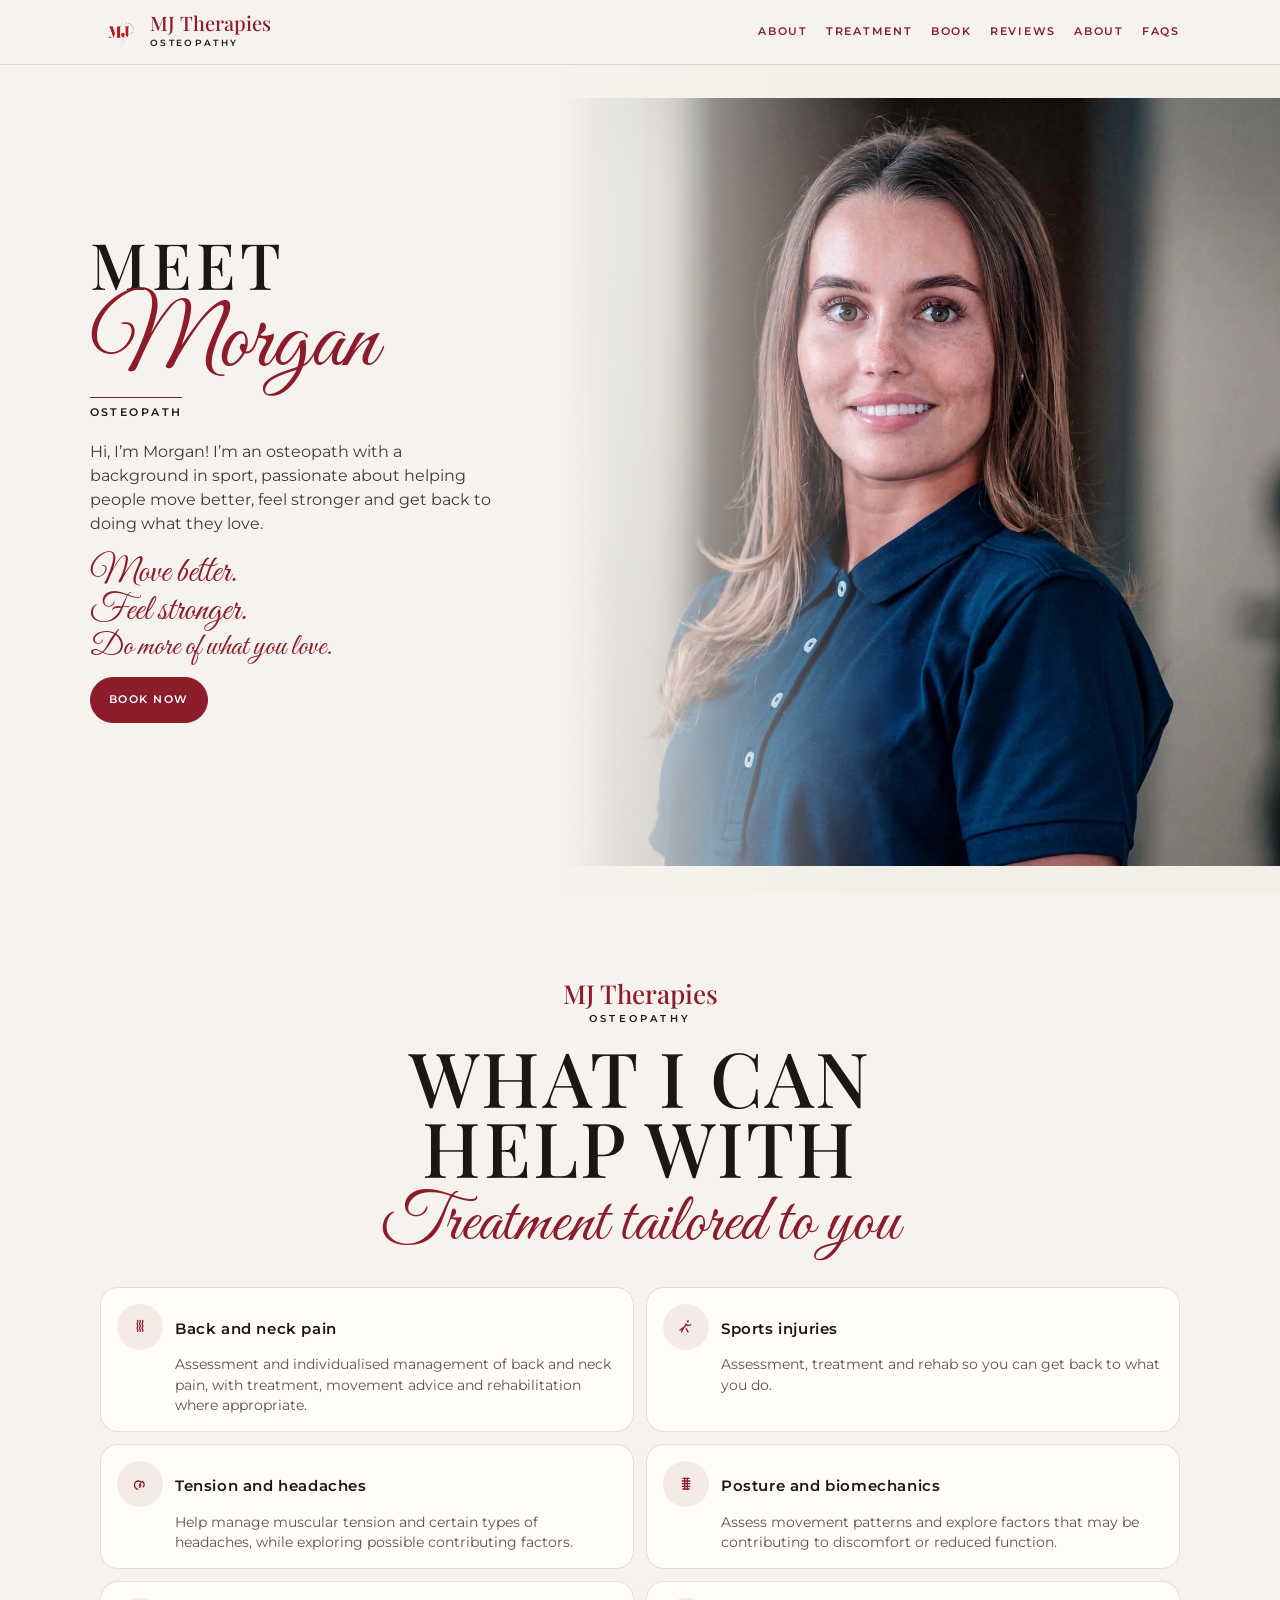
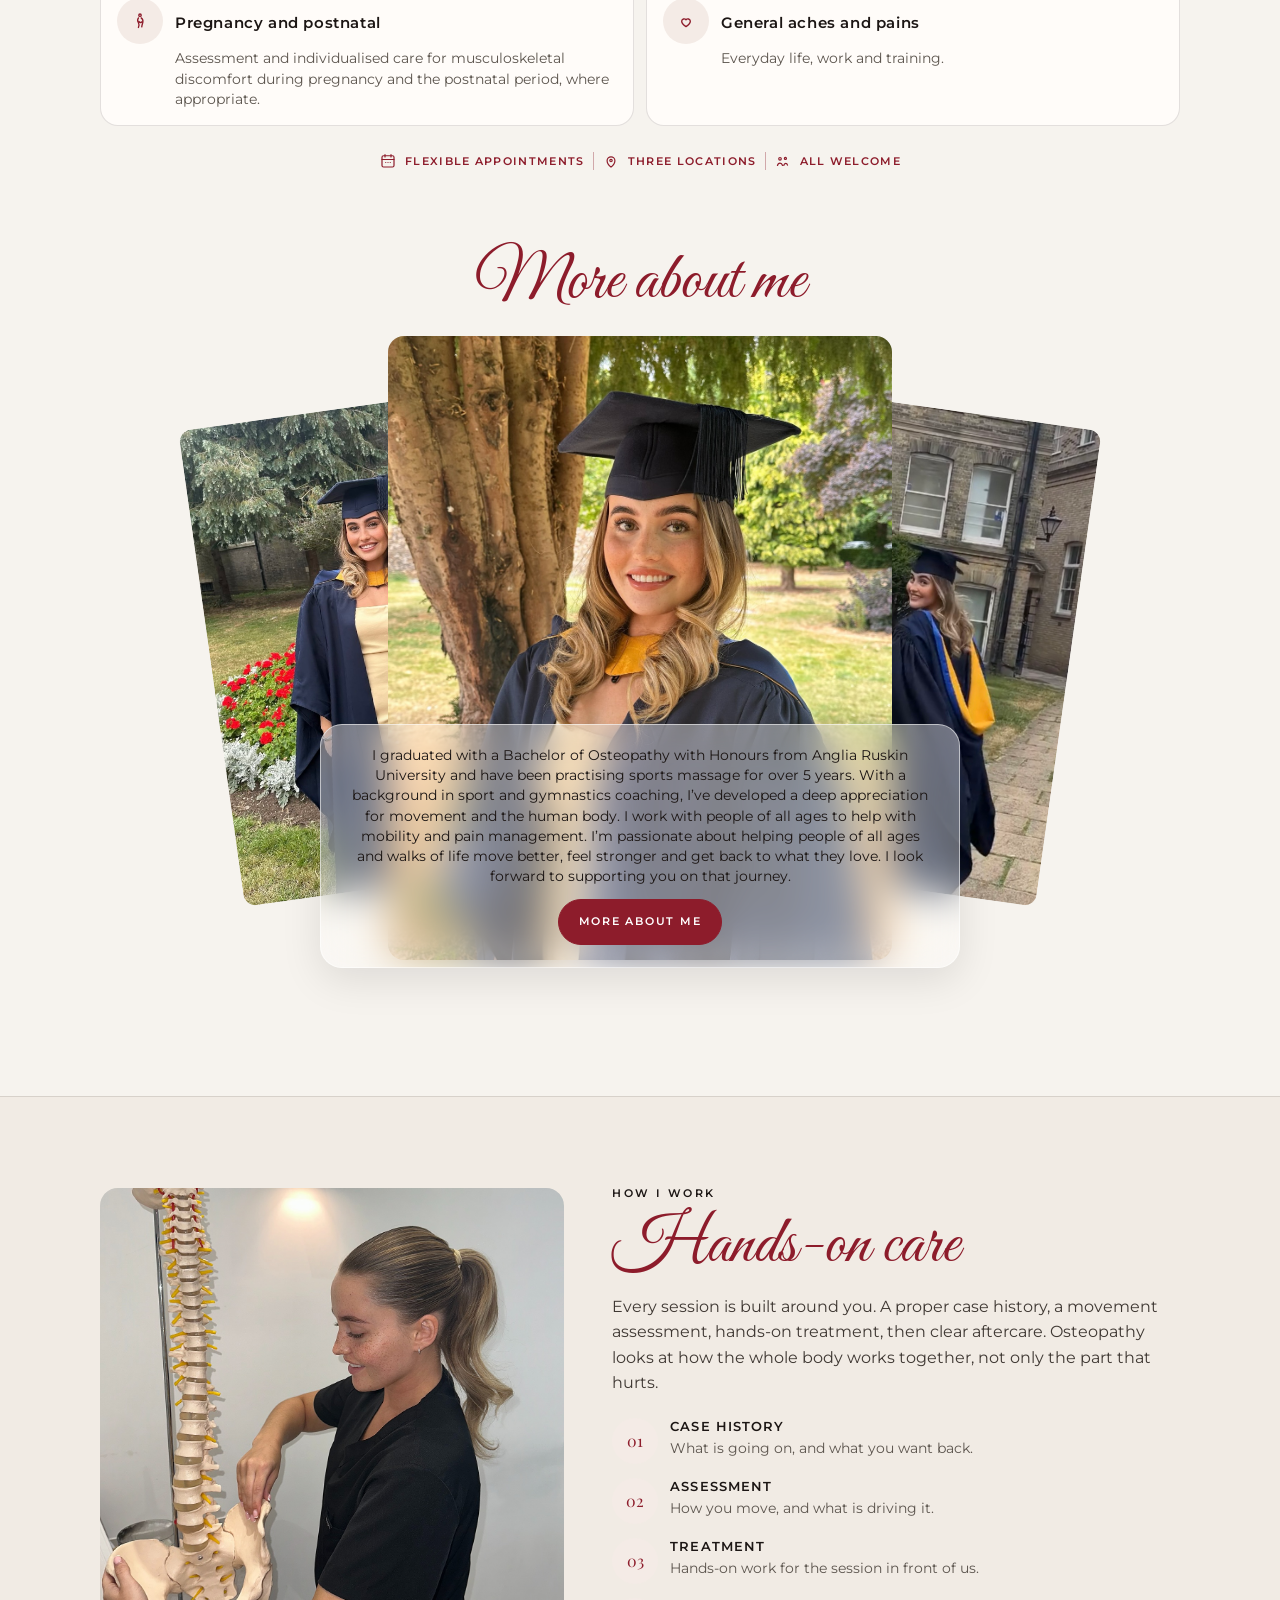
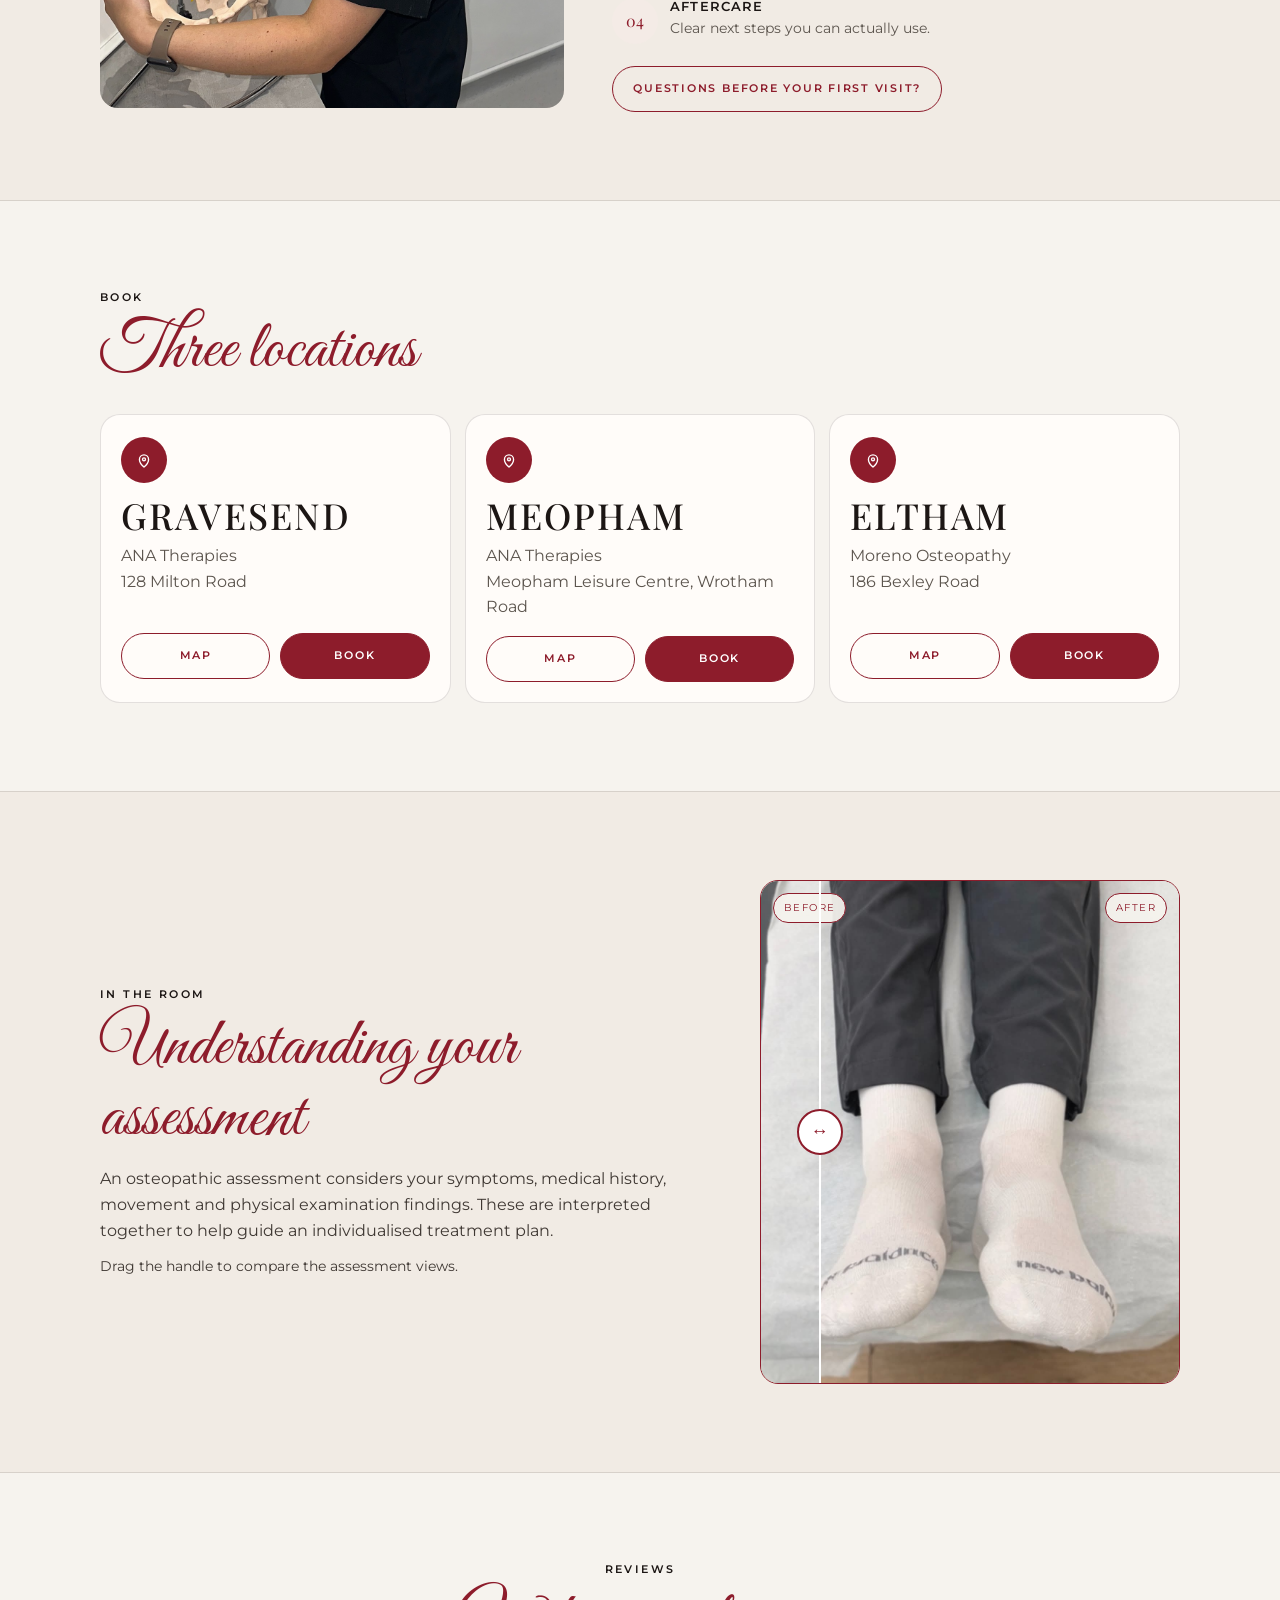
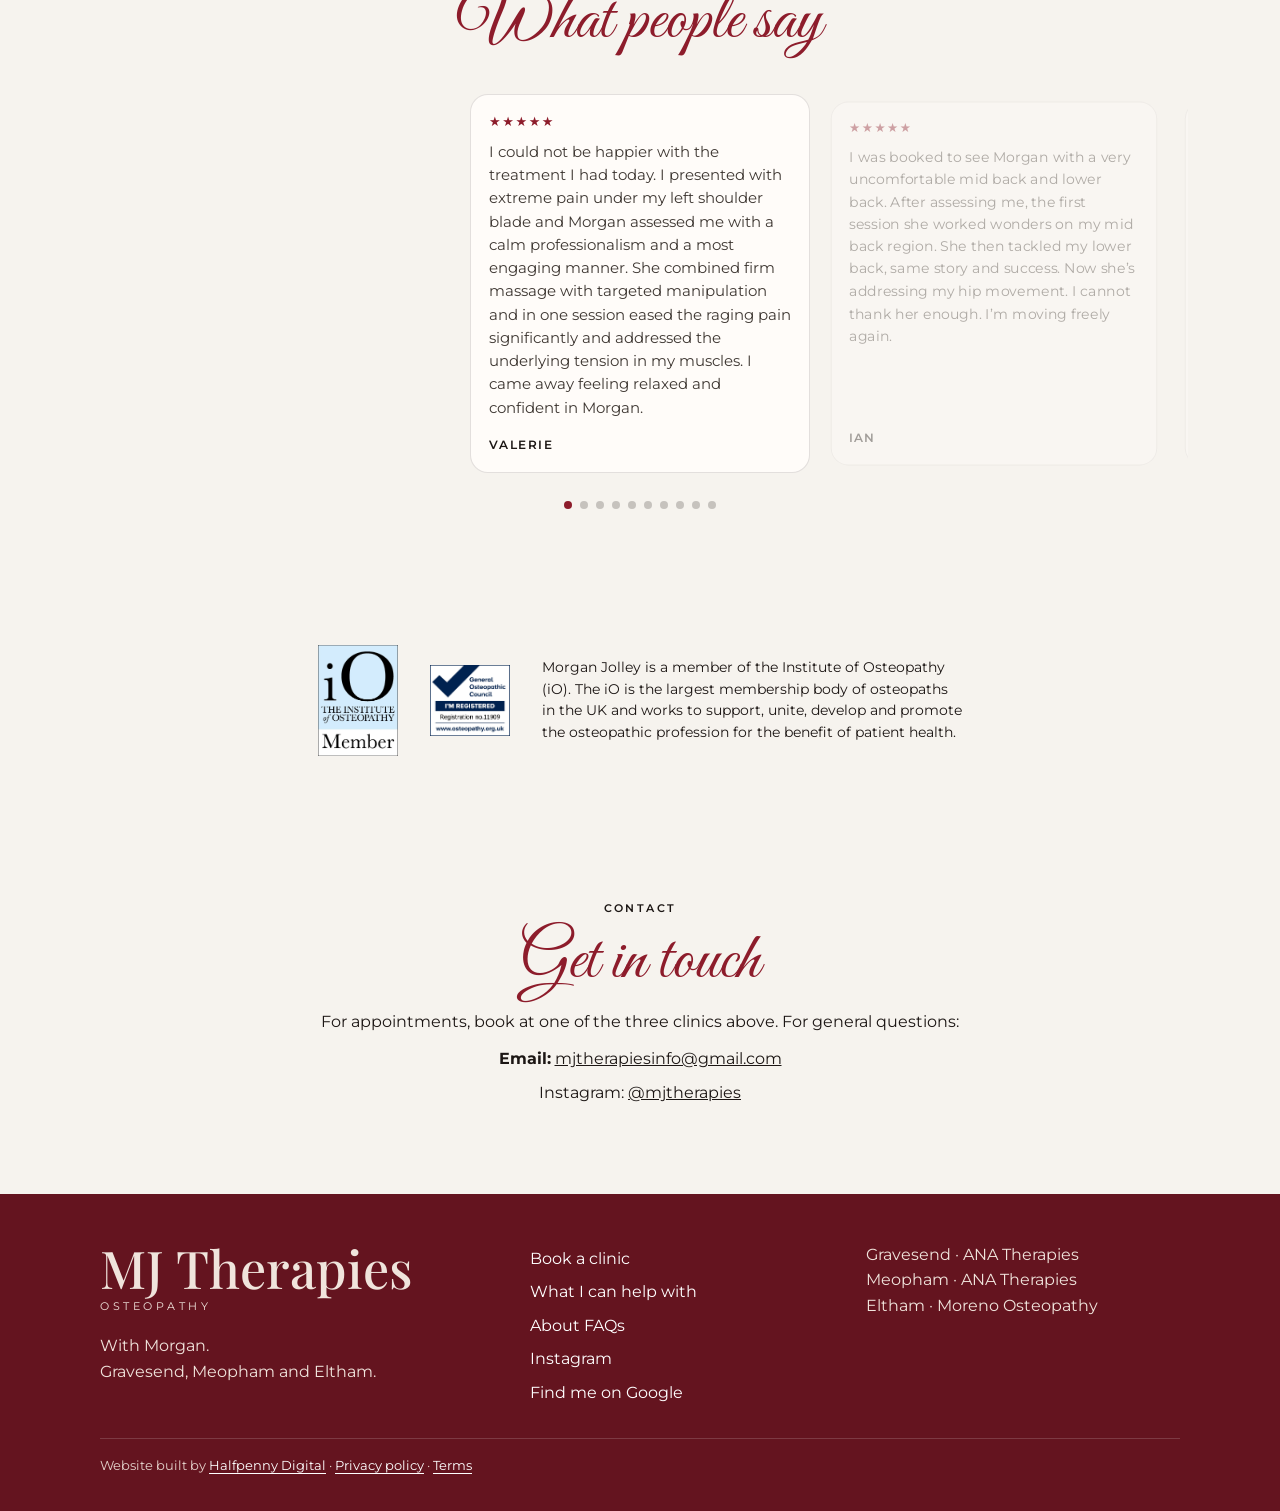
<file: index.html>
<!DOCTYPE html>
<html lang="en">
<head>
  <meta charset="utf-8" />
  <meta name="viewport" content="width=device-width, initial-scale=1" />
  <title>MJ Therapies — Osteopath in Gravesend, Meopham and Eltham</title>
  <meta name="description" content="Morgan is an osteopath in Gravesend, Meopham and Eltham. Book hands-on treatment for back pain, sports injuries, headaches, posture and pregnancy." />
  <meta name="theme-color" content="#f6f3ee" />
  <link rel="icon" href="photos/logo.jpg" />
  <link rel="preconnect" href="https://fonts.googleapis.com" />
  <link rel="preconnect" href="https://fonts.gstatic.com" crossorigin />
  <link href="https://fonts.googleapis.com/css2?family=Great+Vibes&family=Montserrat:wght@400;500;600&family=Playfair+Display:ital,wght@0,500;0,600;1,500&display=swap" rel="stylesheet" />
  <link rel="stylesheet" href="css/styles.css?v=16" />
  <link rel="stylesheet" href="css/hero-shift.css?v=8" />
  <link rel="stylesheet" href="css/sections.css?v=4" />
  <link rel="stylesheet" href="css/nav-hero.css?v=25" />
  <link rel="stylesheet" href="css/pages.css?v=4" />

  <link rel="canonical" href="https://www.mj-therapies.co.uk/" />
  <meta property="og:type" content="website" />
  <meta property="og:url" content="https://www.mj-therapies.co.uk/" />
  <meta property="og:title" content="MJ Therapies — Osteopath in Gravesend, Meopham and Eltham" />
  <meta property="og:description" content="Morgan is an osteopath in Gravesend, Meopham and Eltham. Book hands-on treatment for back pain, sports injuries, headaches, posture and pregnancy." />
  <meta property="og:image" content="https://www.mj-therapies.co.uk/photos/owner-portrait-navy.jpg" />
  <meta property="og:image:width" content="1200" />
  <meta property="og:image:height" content="630" />
  <meta name="twitter:card" content="summary_large_image" />
  <meta name="twitter:title" content="MJ Therapies — Osteopath in Gravesend, Meopham and Eltham" />
  <meta name="twitter:description" content="Morgan is an osteopath in Gravesend, Meopham and Eltham. Book hands-on treatment for back pain, sports injuries, headaches, posture and pregnancy." />
  <meta name="twitter:image" content="https://www.mj-therapies.co.uk/photos/owner-portrait-navy.jpg" />
  <script type="application/ld+json">
  {
    "@context": "https://schema.org",
    "@type": ["LocalBusiness", "HealthAndBeautyBusiness"],
    "name": "MJ Therapies",
    "description": "Osteopathy with Morgan Jolley in Gravesend, Meopham and Eltham.",
    "url": "https://www.mj-therapies.co.uk/",
    "email": "mjtherapiesinfo@gmail.com",
    "sameAs": ["https://www.instagram.com/mjtherapies/"],
    "founder": {
      "@type": "Person",
      "name": "Morgan Jolley",
      "jobTitle": "Osteopath",
      "memberOf": [
        {"@type": "Organization", "name": "General Osteopathic Council"},
        {"@type": "Organization", "name": "Institute of Osteopathy", "url": "https://www.iosteopathy.org/"}
      ]
    },
    "address": [
      {"@type": "PostalAddress", "addressLocality": "Gravesend", "addressCountry": "GB"},
      {"@type": "PostalAddress", "addressLocality": "Meopham", "addressCountry": "GB"},
      {"@type": "PostalAddress", "addressLocality": "Eltham", "addressCountry": "GB"}
    ]
  }
  </script>
  <script>
    if (location.hostname.indexOf("vercel.app") !== -1) {
      var m = document.createElement("meta");
      m.name = "robots";
      m.content = "noindex, nofollow";
      document.head.appendChild(m);
    }
  </script>

</head>
<body>
  <div id="site-header"></div>
  <main>
    <section class="hero" id="about">
      <div class="hero-frame">
        <img class="hero-photo" src="photos/owner-portrait-navy.jpg" alt="Morgan, osteopath at MJ Therapies" />
        <div class="hero-copy">
          <h1 class="meet-lockup">
            <span class="meet-word">Meet</span>
            <span class="script meet-name">Morgan</span>
          </h1>
          <p class="role"><span>Osteopath</span></p>
          <p class="lede">Hi, I’m Morgan! I’m an osteopath with a background in sport, passionate about helping people move better, feel stronger and get back to doing what they love.</p>
          <p class="script signoff"><span>Move better.</span><span>Feel stronger.</span><span>Do more of what you love.</span></p>
          <div class="btn-row">
            <a class="btn" href="#book">Book now</a>
          </div>
        </div>
      </div>
    </section>

    <section class="section" id="help">
      <div class="wrap">
        <header class="section-head">
          <p class="lockup">MJ Therapies <small>Osteopathy</small></p>
          <h2>What I can<br />help with</h2>
          <p class="script-line">Treatment tailored to you</p>
        </header>
        <div class="treats" data-stagger>
          <article class="treat">
            <span class="mark soft" aria-hidden="true"><svg viewBox="0 0 24 24"><path d="M9 4.2c.7 1 .7 1.7 0 2.6s-.7 1.6 0 2.6.7 1.7 0 2.6-.7 1.6 0 2.6.7 1.7 0 2.6"/><path d="M12 4.2c.7 1 .7 1.7 0 2.6s-.7 1.6 0 2.6.7 1.7 0 2.6-.7 1.6 0 2.6.7 1.7 0 2.6"/><path d="M15 4.2c.7 1 .7 1.7 0 2.6s-.7 1.6 0 2.6.7 1.7 0 2.6-.7 1.6 0 2.6.7 1.7 0 2.6"/></svg></span>
            <div><h3>Back and neck pain</h3><p>Assessment and individualised management of back and neck pain, with treatment, movement advice and rehabilitation where appropriate.</p></div>
          </article>
          <article class="treat">
            <span class="mark soft" aria-hidden="true"><svg viewBox="0 0 24 24"><circle cx="14.2" cy="5.2" r="1.35" fill="currentColor" stroke="none"/><path d="M4.8 15.6l3.4-2.4 2.2-1.4 1.8-3.4"/><path d="M11.6 8.8l2.6 1.5 3.4-.8"/><path d="M8.8 13.6l-2.2 4.2"/><path d="M12.2 13.8l2.2 4"/></svg></span>
            <div><h3>Sports injuries</h3><p>Assessment, treatment and rehab so you can get back to what you do.</p></div>
          </article>
          <article class="treat">
            <span class="mark soft" aria-hidden="true"><svg viewBox="0 0 24 24"><path d="M9.2 18.4c-2.4-.8-3.8-2.8-3.8-5.4a4.8 4.8 0 0 1 5-4.6c1.4 0 2.5.6 3.2 1.5"/><path d="M14.4 9c1.5.5 2.6 1.8 2.6 3.6 0 1.1-.4 2.1-1 2.8"/><path d="M12.4 11.2l-1.3 2.1h2.1L11.6 16"/></svg></span>
            <div><h3>Tension and headaches</h3><p>Help manage muscular tension and certain types of headaches, while exploring possible contributing factors.</p></div>
          </article>
          <article class="treat">
            <span class="mark soft" aria-hidden="true"><svg viewBox="0 0 24 24"><path d="M8.2 5.2h7.6M7.4 8.4h9.2M7.4 11.6h9.2M7.4 14.8h9.2M8.2 18h7.6"/><path d="M10.4 5.2v12.8M13.6 5.2v12.8"/></svg></span>
            <div><h3>Posture and biomechanics</h3><p>Assess movement patterns and explore factors that may be contributing to discomfort or reduced function.</p></div>
          </article>
          <article class="treat">
            <span class="mark soft" aria-hidden="true"><svg viewBox="0 0 24 24"><circle cx="12" cy="5" r="1.45"/><path d="M10.2 8.2c-1.4 1.8-1.5 3.4-.2 5.6 1.2 2 1 3.8.1 6"/><path d="M13.4 8.3c1.7 1.2 2.5 2.8 2 5.2-.4 2-1.1 3.4-1.3 5.6"/><path d="M10.6 12.6c1.1 1.5 2.6 1.7 3.8.3"/></svg></span>
            <div><h3>Pregnancy and postnatal</h3><p>Assessment and individualised care for musculoskeletal discomfort during pregnancy and the postnatal period, where appropriate.</p></div>
          </article>
          <article class="treat">
            <span class="mark soft" aria-hidden="true"><svg viewBox="0 0 24 24"><path d="M12 18.8s-5.2-3.2-5.2-6.8a3 3 0 0 1 5.2-1.5 3 3 0 0 1 5.2 1.5c0 3.6-5.2 6.8-5.2 6.8z"/></svg></span>
            <div><h3>General aches and pains</h3><p>Everyday life, work and training.</p></div>
          </article>
        </div>
        <ul class="assurances">
          <li><svg viewBox="0 0 24 24" aria-hidden="true"><rect x="4" y="5" width="16" height="15" rx="2"/><path d="M8 3.5v3M16 3.5v3M4 10h16"/><circle cx="9" cy="14" r="0.8" fill="currentColor" stroke="none"/><circle cx="12" cy="14" r="0.8" fill="currentColor" stroke="none"/><circle cx="15" cy="14" r="0.8" fill="currentColor" stroke="none"/></svg>Flexible appointments</li>
          <li><svg viewBox="0 0 24 24" aria-hidden="true"><path d="M12 20.2s5.2-4.4 5.2-8.6a5.2 5.2 0 1 0-10.4 0c0 4.2 5.2 8.6 5.2 8.6z"/><circle cx="12" cy="11.4" r="1.6"/></svg>Three locations</li>
          <li><svg viewBox="0 0 24 24" aria-hidden="true"><circle cx="8" cy="9" r="1.7"/><circle cx="15.2" cy="8.6" r="1.4"/><path d="M4.6 18c.5-2.2 1.8-3.3 3.4-3.3s2.8 1.1 3.4 3.3"/><path d="M13 18c.4-1.8 1.4-2.8 2.6-2.8 1.1 0 2 .8 2.4 2.4"/></svg>All welcome</li>
        </ul>
      </div>
      <figure class="grad-band">
        <img class="fan left" src="photos/owner-graduation-portrait.jpg" alt="Morgan graduating" />
        <img class="fan right" src="photos/owner-graduation-over-shoulder.jpg" alt="Morgan at graduation" />
        <img src="photos/owner-about-01.jpg" alt="Morgan at her osteopathy graduation" />
        <figcaption>
          <p class="script-line">More about me</p>
          <div class="about-glass">
            <p>I graduated with a Bachelor of Osteopathy with Honours from Anglia Ruskin University and have been practising sports massage for over 5 years. With a background in sport and gymnastics coaching, I’ve developed a deep appreciation for movement and the human body. I work with people of all ages to help with mobility and pain management. I’m passionate about helping people of all ages and walks of life move better, feel stronger and get back to what they love. I look forward to supporting you on that journey.</p>
            <div class="btn-row center-row" style="margin-top:12px">
              <a class="btn" href="about.html">More about me</a>
            </div>
          </div>
        </figcaption>
      </figure>
    </section>

    <section class="section alt" id="approach">
      <div class="wrap split">
        <figure class="frame"><img src="photos/owner-landing-01.jpg" alt="Morgan with a model of the spine and pelvis" /></figure>
        <div>
          <p class="kicker ink">How I work</p>
          <p class="script-line">Hands-on care</p>
          <p>Every session is built around you. A proper case history, a movement assessment, hands-on treatment, then clear aftercare. Osteopathy looks at how the whole body works together, not only the part that hurts.</p>
          <ol class="steps">
            <li><span>01</span><div><strong>Case history</strong><p>What is going on, and what you want back.</p></div></li>
            <li><span>02</span><div><strong>Assessment</strong><p>How you move, and what is driving it.</p></div></li>
            <li><span>03</span><div><strong>Treatment</strong><p>Hands-on work for the session in front of us.</p></div></li>
            <li><span>04</span><div><strong>Aftercare</strong><p>Clear next steps you can actually use.</p></div></li>
          </ol>
          <div class="btn-row">
            <a class="btn ghost" href="faqs.html">Questions before your first visit?</a>
          </div>
        </div>
      </div>
    </section>

    <section class="section" id="book">
      <div class="wrap">
        <header class="section-head left">
          <p class="kicker ink">Book</p>
          <p class="script-line">Three locations</p>
        </header>
        <div class="cards" data-stagger>
          <article class="card">
            <span class="mark" aria-hidden="true"><svg viewBox="0 0 24 24"><path d="M12 20.5s5.5-4.8 5.5-9.2a5.5 5.5 0 1 0-11 0c0 4.4 5.5 9.2 5.5 9.2z"/><circle cx="12" cy="11.2" r="1.8"/></svg></span>
            <h3>Gravesend</h3>
            <p>ANA Therapies<br />128 Milton Road</p>
            <div class="btn-row">
              <a class="btn ghost" href="https://maps.google.com/?q=ANA+Therapies+128+Milton+Road+Gravesend" target="_blank" rel="noreferrer">Map</a>
              <a class="btn" href="https://anatherapies.janeapp.co.uk/locations/ana-therapies-gravesend/book#/staff_member/4" target="_blank" rel="noreferrer">Book</a>
            </div>
          </article>
          <article class="card">
            <span class="mark" aria-hidden="true"><svg viewBox="0 0 24 24"><path d="M12 20.5s5.5-4.8 5.5-9.2a5.5 5.5 0 1 0-11 0c0 4.4 5.5 9.2 5.5 9.2z"/><circle cx="12" cy="11.2" r="1.8"/></svg></span>
            <h3>Meopham</h3>
            <p>ANA Therapies<br />Meopham Leisure Centre, Wrotham Road</p>
            <div class="btn-row">
              <a class="btn ghost" href="https://maps.google.com/?q=ANA+Therapies+Meopham+Leisure+Centre+Wrotham+Road" target="_blank" rel="noreferrer">Map</a>
              <a class="btn" href="https://anatherapies.janeapp.co.uk/locations/ana-therapies-meopham/book#/staff_member/4" target="_blank" rel="noreferrer">Book</a>
            </div>
          </article>
          <article class="card">
            <span class="mark" aria-hidden="true"><svg viewBox="0 0 24 24"><path d="M12 20.5s5.5-4.8 5.5-9.2a5.5 5.5 0 1 0-11 0c0 4.4 5.5 9.2 5.5 9.2z"/><circle cx="12" cy="11.2" r="1.8"/></svg></span>
            <h3>Eltham</h3>
            <p>Moreno Osteopathy<br />186 Bexley Road</p>
            <div class="btn-row">
              <a class="btn ghost" href="https://maps.google.com/?q=Moreno+Osteopathy+186+Bexley+Road+Eltham" target="_blank" rel="noreferrer">Map</a>
              <a class="btn" href="https://booking.myosteopathy.io/EQEykT4bCL/8qHSA99DLWytGll" target="_blank" rel="noreferrer">Book</a>
            </div>
          </article>
        </div>
      </div>
    </section>

    <section class="section alt" id="session">
      <div class="wrap split session">
        <div>
          <p class="kicker ink">In the room</p>
          <p class="script-line">Understanding your assessment</p>
          <p>An osteopathic assessment considers your symptoms, medical history, movement and physical examination findings. These are interpreted together to help guide an individualised treatment plan.</p>
          <p class="hint">Drag the handle to compare the assessment views.</p>
        </div>
        <div class="compare" id="compare-box">
          <img class="compare-after" src="photos/assessment-feet-socks.jpg" alt="Feet more level on assessment" />
          <div class="compare-before" id="compare-before"><img src="photos/action-foot-treatment.jpg" alt="Apparent leg-length difference on assessment" /></div>
          <span class="tag tag-before">Before</span>
          <span class="tag tag-after">After</span>
          <button class="handle" id="compare-handle" type="button" aria-label="Drag to compare assessment views"></button>
        </div>
      </div>
    </section>

    <section class="section" id="reviews">
      <div class="wrap">
        <header class="section-head">
          <p class="kicker ink">Reviews</p>
          <p class="script-line">What people say</p>
        </header>
        <div class="quote-scroller" id="quote-scroller">
          <div class="quotes" id="quotes">
            <figure class="quote is-active"><p class="stars" aria-label="5 stars">★★★★★</p><blockquote>I could not be happier with the treatment I had today. I presented with extreme pain under my left shoulder blade and Morgan assessed me with a calm professionalism and a most engaging manner. She combined firm massage with targeted manipulation and in one session eased the raging pain significantly and addressed the underlying tension in my muscles. I came away feeling relaxed and confident in Morgan.</blockquote><figcaption>Valerie</figcaption></figure>
            <figure class="quote"><p class="stars" aria-label="5 stars">★★★★★</p><blockquote>I was booked to see Morgan with a very uncomfortable mid back and lower back. After assessing me, the first session she worked wonders on my mid back region. She then tackled my lower back, same story and success. Now she’s addressing my hip movement. I cannot thank her enough. I’m moving freely again.</blockquote><figcaption>Ian</figcaption></figure>
            <figure class="quote"><p class="stars" aria-label="5 stars">★★★★★</p><blockquote>After the NHS discharged me still unfit with a tibia/knee injury. My friend introduced me to Morgan Jolley to carry on therapy. I cannot recommend her enough. The results I have seen in 2 sessions with Morgan are unbelievable. I look forward to carrying on.</blockquote><figcaption>Jack</figcaption></figure>
            <figure class="quote"><p class="stars" aria-label="5 stars">★★★★★</p><blockquote>Another excellent session for my daughter. Morgan’s knowledge of gymnastics through her own experience as a gymnast and a coach really enhances the treatment she gives. Can’t recommend highly enough — absolutely brilliant. She also related really well to my daughter who is only 10 and quite shy; doing her best to keep her comfortable and explain things to her in a way she can understand.</blockquote><figcaption>Catherine</figcaption></figure>
            <figure class="quote"><p class="stars" aria-label="5 stars">★★★★★</p><blockquote>Morgan always coming to save the day. I managed to stumble a last minute appointment because my neck completely locked. She squeezed me in and helped ease pain within the day. Couldn’t think to go anywhere else! Thanks Morgan.</blockquote><figcaption>Annie</figcaption></figure>
            <figure class="quote"><p class="stars" aria-label="5 stars">★★★★★</p><blockquote>I was recommended to Morgan about a tendon and muscle tear issues from a previous injury. Just wow — after 1 session the improvement was unreal. I can’t recommend Morgan enough. At every stage she explains what she is doing and the reasons why, and I have every confidence in what she does. I’ve seen many osteopaths over the years and after only a few sessions can safely say Morgan is the best.</blockquote><figcaption>Ron</figcaption></figure>
            <figure class="quote"><p class="stars" aria-label="5 stars">★★★★★</p><blockquote>My son (13) has seen Morgan for shoulder issues due to playing cricket. In two sessions so far she has managed to relieve the shoulder pain and has been able to see that his pain is coming from postural issues. After working on him I could see an instant improvement with how he stands.</blockquote><figcaption>Claire</figcaption></figure>
            <figure class="quote"><p class="stars" aria-label="5 stars">★★★★★</p><blockquote>I had a hurt back and she looked at me, saw where I am tight in certain areas which might have been causing the pain, and adjusted me right. Really helped with my back getting better.</blockquote><figcaption>Samuel · Ebbsfleet United</figcaption></figure>
            <figure class="quote"><p class="stars" aria-label="5 stars">★★★★★</p><blockquote>Great help from Morgan the last few sessions. It really improved the movement and pain relief on my damaged ligament. I highly recommend her and will definitely be heading back for more strength sessions.</blockquote><figcaption>Amateur boxer</figcaption></figure>
            <figure class="quote"><p class="stars" aria-label="5 stars">★★★★★</p><blockquote>I went to Morgan as an athlete experiencing extreme shoulder pain, and she was amazing at offering me relief from such a long-term injury. She is so passionate about her craft and anyone would be truly lucky to become one of her lifelong clients.</blockquote><figcaption>All-star cheerleader</figcaption></figure>
          </div>
        </div>
        <div class="quote-dots" id="quote-dots"></div>
      </div>
    </section>

    <section class="section io-member" id="io">
      <div class="wrap io-inner">
        <div class="io-logos">
          <a href="https://www.iosteopathy.org/" target="_blank" rel="noreferrer" class="io-link">
            <img src="brand/io-member-badge.png" alt="Institute of Osteopathy member" />
          </a>
          <img class="gosc-badge" src="brand/gosc-registered-badge.jpg" alt="General Osteopathic Council registered" />
        </div>
        <p class="io-text">Morgan Jolley is a member of the Institute of Osteopathy (iO). The iO is the largest membership body of osteopaths in the UK and works to support, unite, develop and promote the osteopathic profession for the benefit of patient health.</p>
      </div>
    </section>

    <section class="section" id="contact">
      <div class="wrap" style="text-align:center; max-width:640px">
        <p class="kicker ink">Contact</p>
        <p class="script-line">Get in touch</p>
        <p>For appointments, book at one of the three clinics above. For general questions:</p>
        <p style="margin-top:12px"><strong>Email:</strong> <a href="mailto:mjtherapiesinfo@gmail.com">mjtherapiesinfo@gmail.com</a></p>
        <p style="margin-top:8px">Instagram: <a href="https://www.instagram.com/mjtherapies/" target="_blank" rel="noreferrer">@mjtherapies</a></p>
      </div>
    </section>
  </main>
  <div id="site-footer"></div>
  <script src="js/site.js?v=8"></script>
  <script src="js/edit.js?v=8"></script>
</body>
</html>
</file>
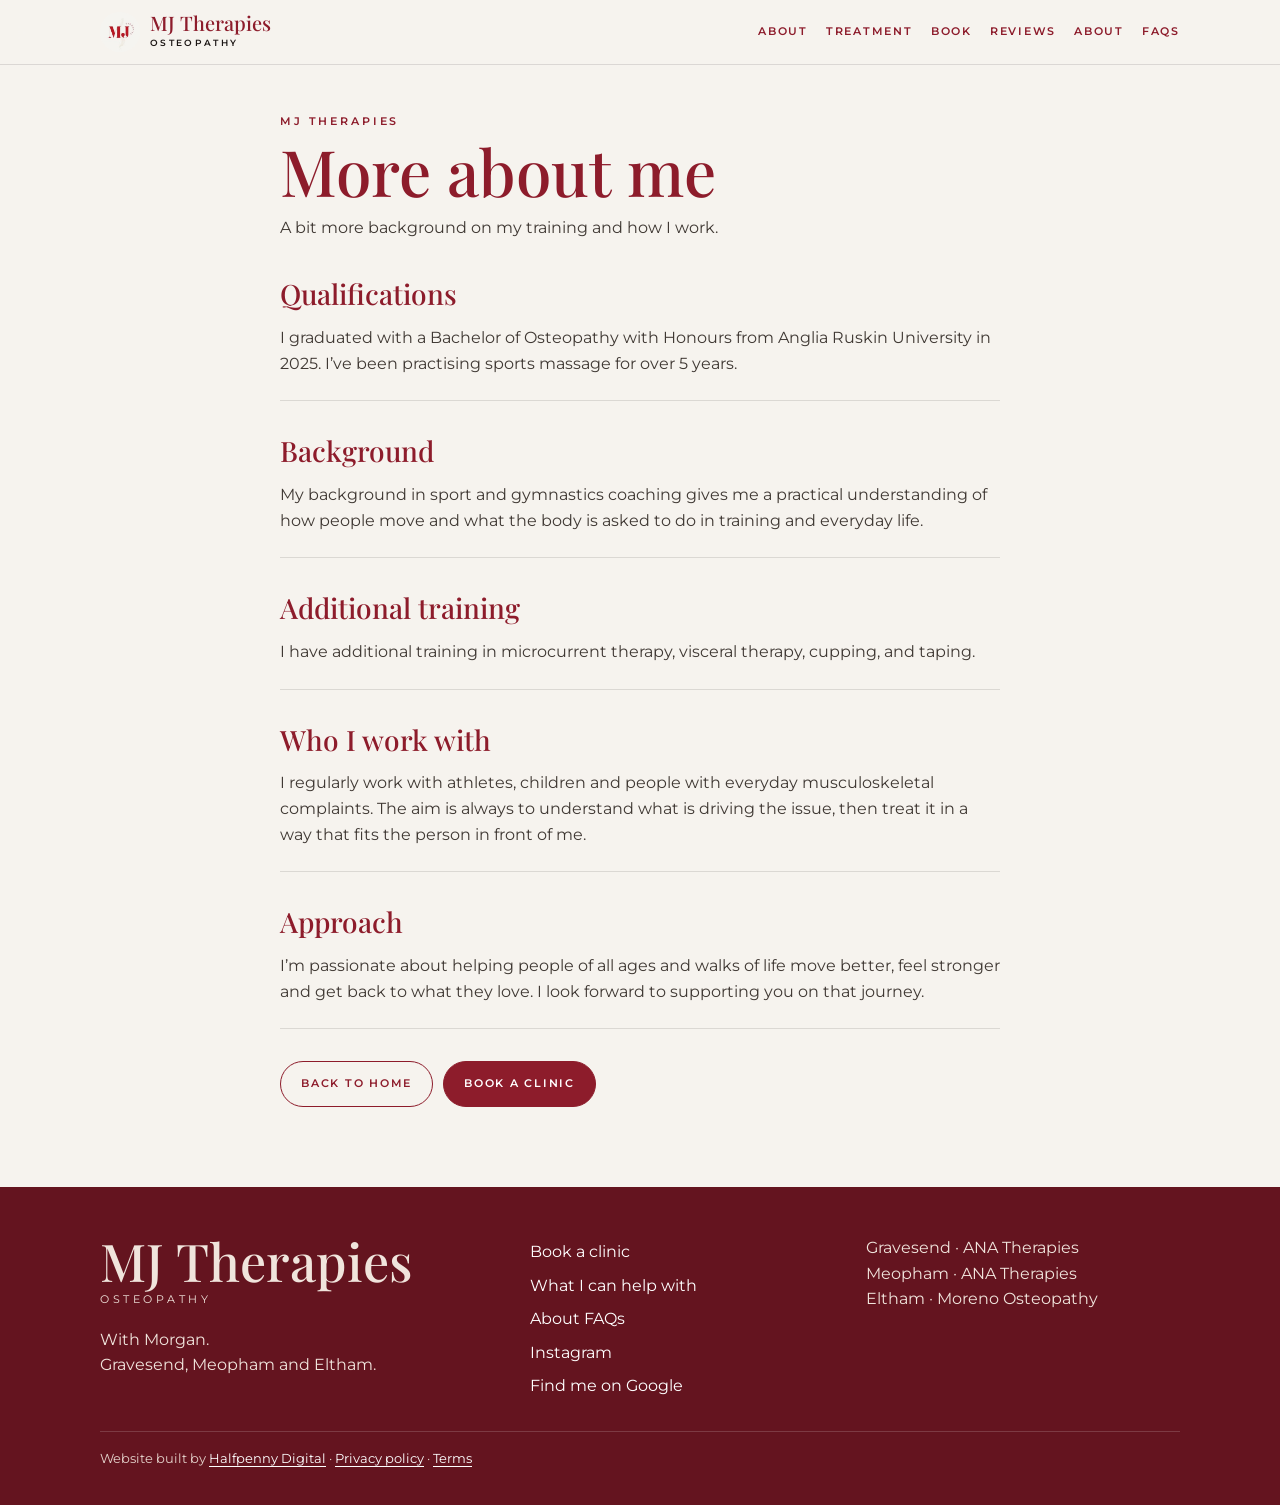
<file: about.html>
<!DOCTYPE html>
<html lang="en">
<head>
  <meta charset="utf-8" />
  <meta name="viewport" content="width=device-width, initial-scale=1" />
  <title>About Morgan Jolley — Osteopath | MJ Therapies</title>
  <meta name="description" content="About Morgan Jolley, osteopath at MJ Therapies. Bachelor of Osteopathy, background in sport, working in Gravesend, Meopham and Eltham." />
  <meta name="theme-color" content="#f6f3ee" />
  <link rel="icon" href="photos/logo.jpg" />
  <link rel="preconnect" href="https://fonts.googleapis.com" />
  <link rel="preconnect" href="https://fonts.gstatic.com" crossorigin />
  <link href="https://fonts.googleapis.com/css2?family=Great+Vibes&family=Montserrat:wght@400;500;600&family=Playfair+Display:ital,wght@0,500;0,600;1,500&display=swap" rel="stylesheet" />
  <link rel="stylesheet" href="css/styles.css?v=16" />
  <link rel="stylesheet" href="css/sections.css?v=3" />
  <link rel="stylesheet" href="css/nav-hero.css?v=23" />
  <link rel="stylesheet" href="css/pages.css?v=3" />

  <link rel="canonical" href="https://www.mj-therapies.co.uk/about.html" />
  <meta property="og:type" content="website" />
  <meta property="og:url" content="https://www.mj-therapies.co.uk/about.html" />
  <meta property="og:title" content="About Morgan Jolley — Osteopath | MJ Therapies" />
  <meta property="og:description" content="About Morgan Jolley, osteopath at MJ Therapies. Bachelor of Osteopathy, background in sport, working in Gravesend, Meopham and Eltham." />
  <meta property="og:image" content="https://www.mj-therapies.co.uk/photos/owner-portrait-navy.jpg" />
  <meta property="og:image:width" content="1200" />
  <meta property="og:image:height" content="630" />
  <meta name="twitter:card" content="summary_large_image" />
  <meta name="twitter:title" content="About Morgan Jolley — Osteopath | MJ Therapies" />
  <meta name="twitter:description" content="About Morgan Jolley, osteopath at MJ Therapies. Bachelor of Osteopathy, background in sport, working in Gravesend, Meopham and Eltham." />
  <meta name="twitter:image" content="https://www.mj-therapies.co.uk/photos/owner-portrait-navy.jpg" />
  <script type="application/ld+json">
  {
    "@context": "https://schema.org",
    "@type": ["LocalBusiness", "HealthAndBeautyBusiness"],
    "name": "MJ Therapies",
    "description": "Osteopathy with Morgan Jolley in Gravesend, Meopham and Eltham.",
    "url": "https://www.mj-therapies.co.uk/",
    "email": "mjtherapiesinfo@gmail.com",
    "sameAs": ["https://www.instagram.com/mjtherapies/"],
    "founder": {
      "@type": "Person",
      "name": "Morgan Jolley",
      "jobTitle": "Osteopath",
      "memberOf": [
        {"@type": "Organization", "name": "General Osteopathic Council"},
        {"@type": "Organization", "name": "Institute of Osteopathy", "url": "https://www.iosteopathy.org/"}
      ]
    },
    "address": [
      {"@type": "PostalAddress", "addressLocality": "Gravesend", "addressCountry": "GB"},
      {"@type": "PostalAddress", "addressLocality": "Meopham", "addressCountry": "GB"},
      {"@type": "PostalAddress", "addressLocality": "Eltham", "addressCountry": "GB"}
    ]
  }
  </script>
  <script>
    if (location.hostname.indexOf("vercel.app") !== -1) {
      var m = document.createElement("meta");
      m.name = "robots";
      m.content = "noindex, nofollow";
      document.head.appendChild(m);
    }
  </script>

</head>
<body>
  <div id="site-header"></div>
  <main class="page">
    <div class="wrap page-wrap">
      <p class="kicker">MJ Therapies</p>
      <h1>More about me</h1>
      <p class="lede">A bit more background on my training and how I work.</p>

      <article class="faq">
        <h2>Qualifications</h2>
        <p>I graduated with a Bachelor of Osteopathy with Honours from Anglia Ruskin University in 2025. I’ve been practising sports massage for over 5 years.</p>
      </article>

      <article class="faq">
        <h2>Background</h2>
        <p>My background in sport and gymnastics coaching gives me a practical understanding of how people move and what the body is asked to do in training and everyday life.</p>
      </article>

      <article class="faq">
        <h2>Additional training</h2>
        <p>I have additional training in microcurrent therapy, visceral therapy, cupping, and taping.</p>
      </article>

      <article class="faq">
        <h2>Who I work with</h2>
        <p>I regularly work with athletes, children and people with everyday musculoskeletal complaints. The aim is always to understand what is driving the issue, then treat it in a way that fits the person in front of me.</p>
      </article>

      <article class="faq">
        <h2>Approach</h2>
        <p>I’m passionate about helping people of all ages and walks of life move better, feel stronger and get back to what they love. I look forward to supporting you on that journey.</p>
      </article>

      <div class="btn-row" style="margin-top:32px">
        <a class="btn ghost" href="index.html">Back to home</a>
        <a class="btn" href="index.html#book">Book a clinic</a>
      </div>
    </div>
  </main>
  <div id="site-footer"></div>
  <script src="js/site.js?v=10"></script>
</body>
</html>
</file>
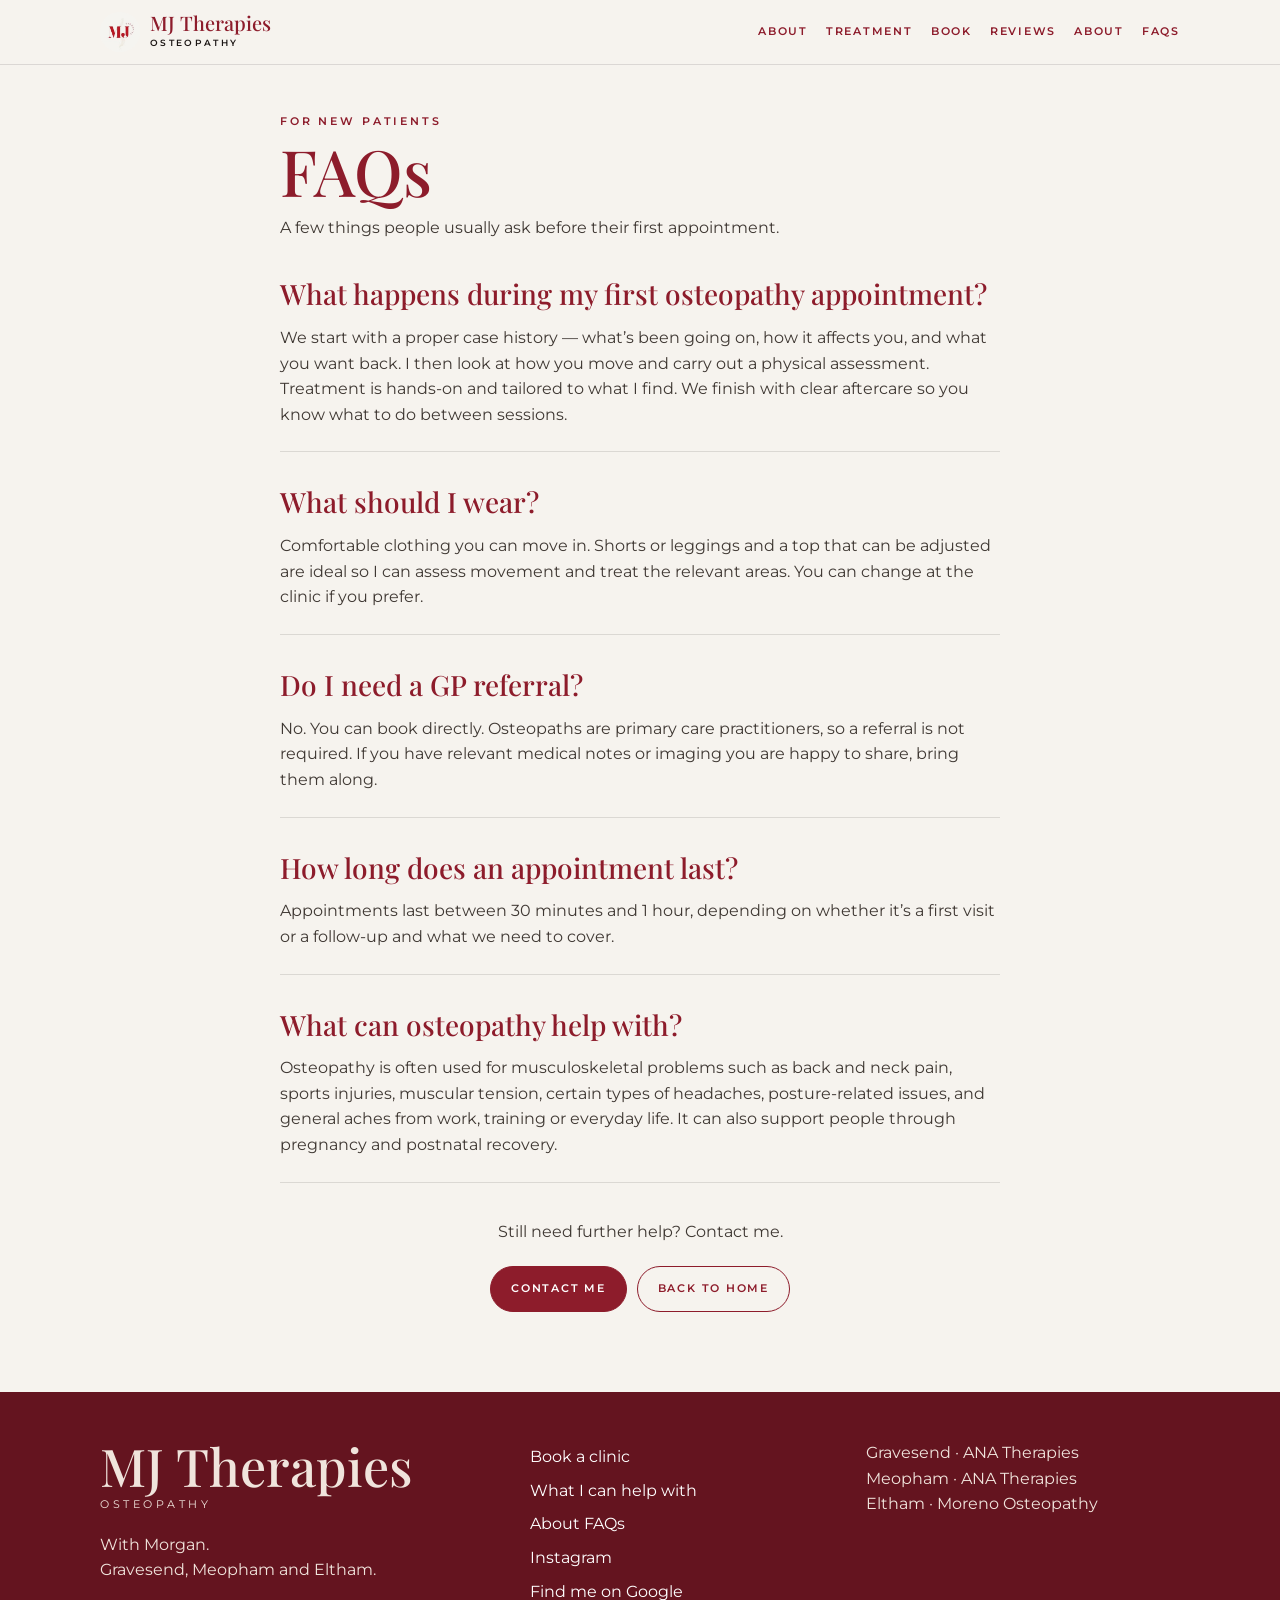
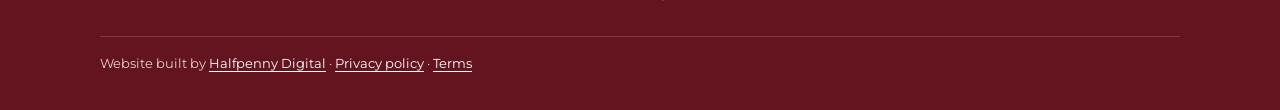
<file: faqs.html>
<!DOCTYPE html>
<html lang="en">
<head>
  <meta charset="utf-8" />
  <meta name="viewport" content="width=device-width, initial-scale=1" />
  <title>Osteopathy FAQs — MJ Therapies</title>
  <meta name="description" content="Common questions about osteopathy appointments with Morgan at MJ Therapies in Gravesend, Meopham and Eltham." />
  <meta name="theme-color" content="#f6f3ee" />
  <link rel="icon" href="photos/logo.jpg" />
  <link rel="preconnect" href="https://fonts.googleapis.com" />
  <link rel="preconnect" href="https://fonts.gstatic.com" crossorigin />
  <link href="https://fonts.googleapis.com/css2?family=Great+Vibes&family=Montserrat:wght@400;500;600&family=Playfair+Display:ital,wght@0,500;0,600;1,500&display=swap" rel="stylesheet" />
  <link rel="stylesheet" href="css/styles.css?v=16" />
  <link rel="stylesheet" href="css/sections.css?v=3" />
  <link rel="stylesheet" href="css/nav-hero.css?v=23" />
  <link rel="stylesheet" href="css/pages.css?v=2" />

  <link rel="canonical" href="https://www.mj-therapies.co.uk/faqs.html" />
  <meta property="og:type" content="website" />
  <meta property="og:url" content="https://www.mj-therapies.co.uk/faqs.html" />
  <meta property="og:title" content="Osteopathy FAQs — MJ Therapies" />
  <meta property="og:description" content="Common questions about osteopathy appointments with Morgan at MJ Therapies in Gravesend, Meopham and Eltham." />
  <meta property="og:image" content="https://www.mj-therapies.co.uk/photos/owner-portrait-navy.jpg" />
  <meta property="og:image:width" content="1200" />
  <meta property="og:image:height" content="630" />
  <meta name="twitter:card" content="summary_large_image" />
  <meta name="twitter:title" content="Osteopathy FAQs — MJ Therapies" />
  <meta name="twitter:description" content="Common questions about osteopathy appointments with Morgan at MJ Therapies in Gravesend, Meopham and Eltham." />
  <meta name="twitter:image" content="https://www.mj-therapies.co.uk/photos/owner-portrait-navy.jpg" />
  <script type="application/ld+json">
  {
    "@context": "https://schema.org",
    "@type": ["LocalBusiness", "HealthAndBeautyBusiness"],
    "name": "MJ Therapies",
    "description": "Osteopathy with Morgan Jolley in Gravesend, Meopham and Eltham.",
    "url": "https://www.mj-therapies.co.uk/",
    "email": "mjtherapiesinfo@gmail.com",
    "sameAs": ["https://www.instagram.com/mjtherapies/"],
    "founder": {
      "@type": "Person",
      "name": "Morgan Jolley",
      "jobTitle": "Osteopath",
      "memberOf": [
        {"@type": "Organization", "name": "General Osteopathic Council"},
        {"@type": "Organization", "name": "Institute of Osteopathy", "url": "https://www.iosteopathy.org/"}
      ]
    },
    "address": [
      {"@type": "PostalAddress", "addressLocality": "Gravesend", "addressCountry": "GB"},
      {"@type": "PostalAddress", "addressLocality": "Meopham", "addressCountry": "GB"},
      {"@type": "PostalAddress", "addressLocality": "Eltham", "addressCountry": "GB"}
    ]
  }
  </script>
  <script>
    if (location.hostname.indexOf("vercel.app") !== -1) {
      var m = document.createElement("meta");
      m.name = "robots";
      m.content = "noindex, nofollow";
      document.head.appendChild(m);
    }
  </script>

</head>
<body>
  <div id="site-header"></div>
  <main class="page">
    <div class="wrap page-wrap">
      <p class="kicker">For new patients</p>
      <h1>FAQs</h1>
      <p class="lede">A few things people usually ask before their first appointment.</p>

      <article class="faq">
        <h2>What happens during my first osteopathy appointment?</h2>
        <p>We start with a proper case history — what’s been going on, how it affects you, and what you want back. I then look at how you move and carry out a physical assessment. Treatment is hands-on and tailored to what I find. We finish with clear aftercare so you know what to do between sessions.</p>
      </article>

      <article class="faq">
        <h2>What should I wear?</h2>
        <p>Comfortable clothing you can move in. Shorts or leggings and a top that can be adjusted are ideal so I can assess movement and treat the relevant areas. You can change at the clinic if you prefer.</p>
      </article>

      <article class="faq">
        <h2>Do I need a GP referral?</h2>
        <p>No. You can book directly. Osteopaths are primary care practitioners, so a referral is not required. If you have relevant medical notes or imaging you are happy to share, bring them along.</p>
      </article>

      <article class="faq">
        <h2>How long does an appointment last?</h2>
        <p>Appointments last between 30 minutes and 1 hour, depending on whether it’s a first visit or a follow-up and what we need to cover.</p>
      </article>

      <article class="faq">
        <h2>What can osteopathy help with?</h2>
        <p>Osteopathy is often used for musculoskeletal problems such as back and neck pain, sports injuries, muscular tension, certain types of headaches, posture-related issues, and general aches from work, training or everyday life. It can also support people through pregnancy and postnatal recovery.</p>
      </article>

      <div class="faq-cta" style="margin-top:36px; text-align:center">
        <p style="margin-bottom:14px; color:#3f3833">Still need further help? Contact me.</p>
        <div class="btn-row center-row">
          <a class="btn" href="index.html#contact">Contact me</a>
          <a class="btn ghost" href="index.html">Back to home</a>
        </div>
      </div>
    </div>
  </main>
  <div id="site-footer"></div>
  <script src="js/site.js?v=8"></script>
</body>
</html>
</file>
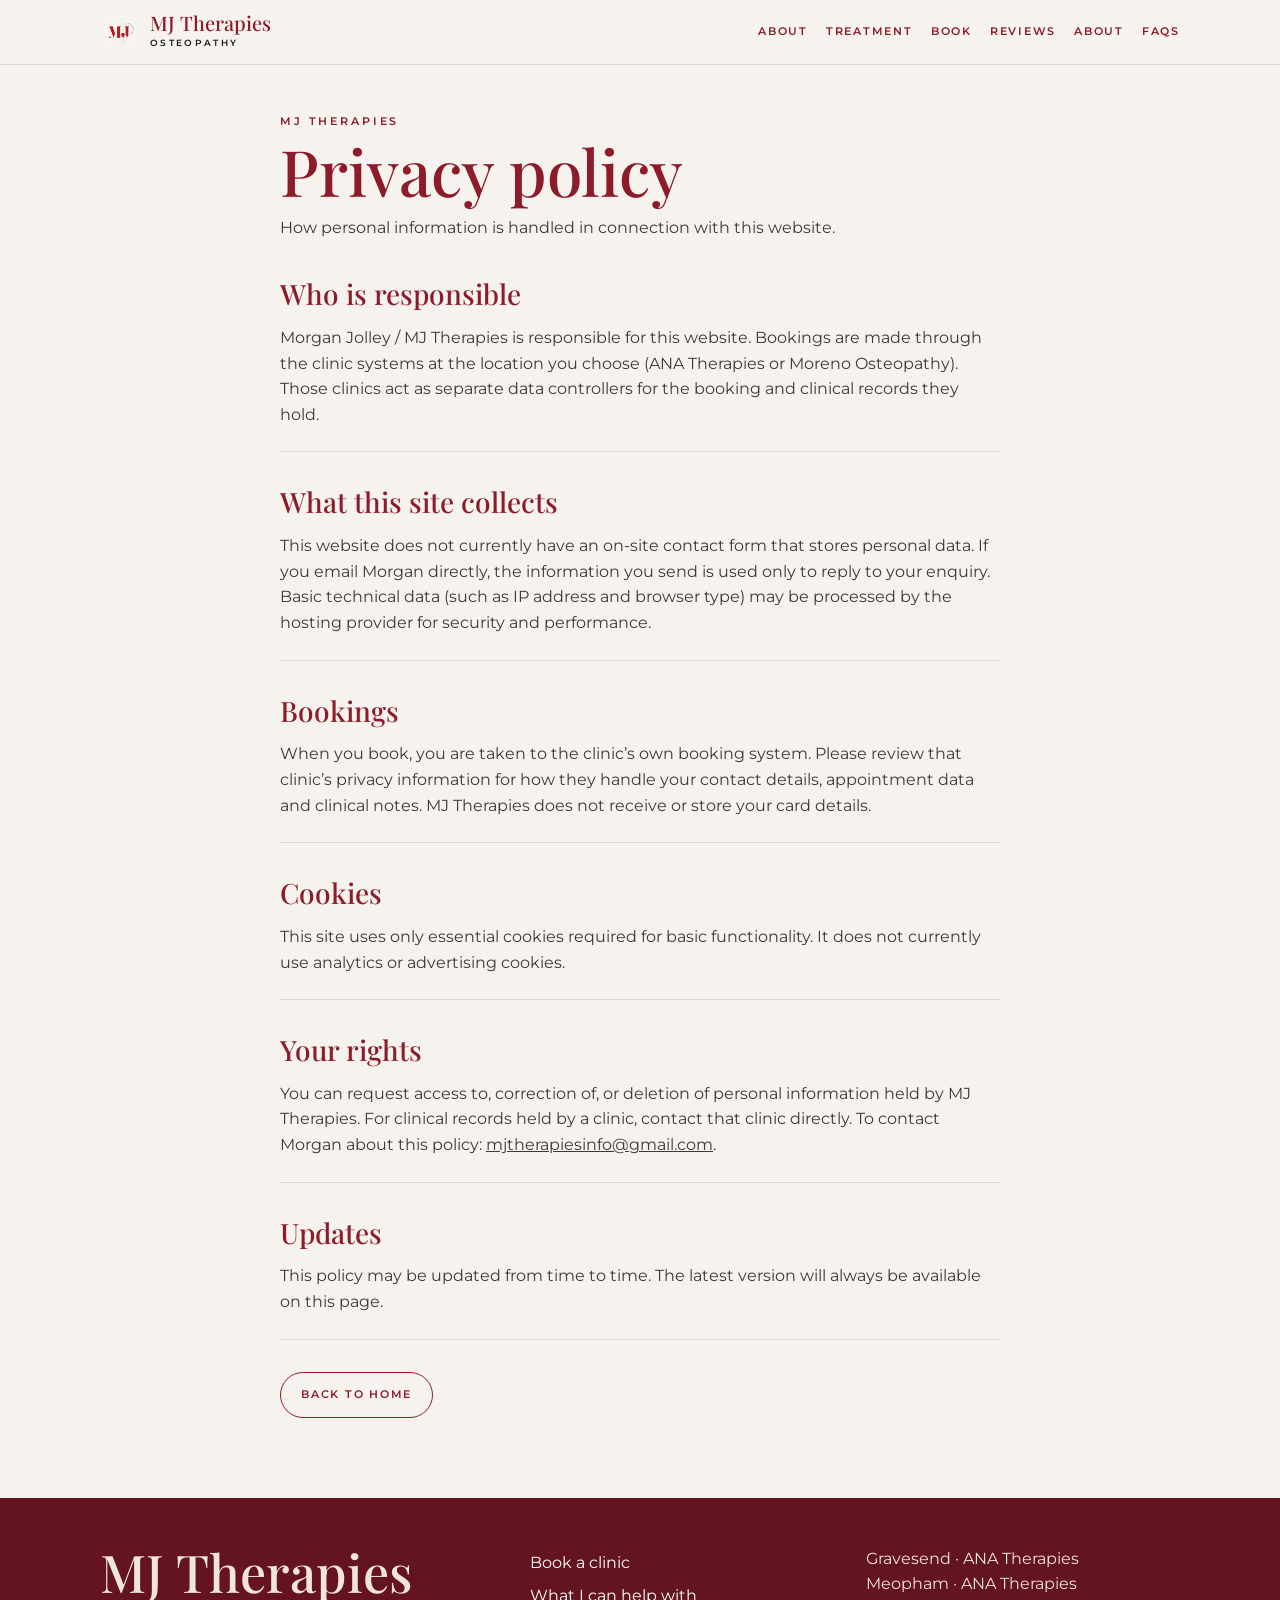
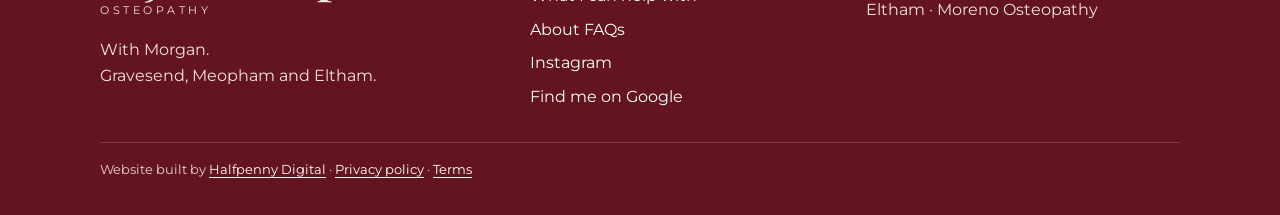
<file: privacy.html>
<!DOCTYPE html>
<html lang="en">
<head>
  <meta charset="utf-8" />
  <meta name="viewport" content="width=device-width, initial-scale=1" />
  <title>Privacy policy — MJ Therapies</title>
  <meta name="description" content="Privacy policy for MJ Therapies. How your details are used when you contact Morgan Jolley." />
  <meta name="theme-color" content="#f6f3ee" />
  <link rel="icon" href="photos/logo.jpg" />
  <link rel="preconnect" href="https://fonts.googleapis.com" />
  <link rel="preconnect" href="https://fonts.gstatic.com" crossorigin />
  <link href="https://fonts.googleapis.com/css2?family=Great+Vibes&family=Montserrat:wght@400;500;600&family=Playfair+Display:ital,wght@0,500;0,600;1,500&display=swap" rel="stylesheet" />
  <link rel="stylesheet" href="css/styles.css?v=16" />
  <link rel="stylesheet" href="css/sections.css?v=3" />
  <link rel="stylesheet" href="css/nav-hero.css?v=23" />
  <link rel="stylesheet" href="css/pages.css?v=2" />

  <link rel="canonical" href="https://www.mj-therapies.co.uk/privacy.html" />
  <meta property="og:type" content="website" />
  <meta property="og:url" content="https://www.mj-therapies.co.uk/privacy.html" />
  <meta property="og:title" content="Privacy policy — MJ Therapies" />
  <meta property="og:description" content="Privacy policy for MJ Therapies. How your details are used when you contact Morgan Jolley." />
  <meta property="og:image" content="https://www.mj-therapies.co.uk/photos/owner-portrait-navy.jpg" />
  <meta property="og:image:width" content="1200" />
  <meta property="og:image:height" content="630" />
  <meta name="twitter:card" content="summary_large_image" />
  <meta name="twitter:title" content="Privacy policy — MJ Therapies" />
  <meta name="twitter:description" content="Privacy policy for MJ Therapies. How your details are used when you contact Morgan Jolley." />
  <meta name="twitter:image" content="https://www.mj-therapies.co.uk/photos/owner-portrait-navy.jpg" />
  <script type="application/ld+json">
  {
    "@context": "https://schema.org",
    "@type": ["LocalBusiness", "HealthAndBeautyBusiness"],
    "name": "MJ Therapies",
    "description": "Osteopathy with Morgan Jolley in Gravesend, Meopham and Eltham.",
    "url": "https://www.mj-therapies.co.uk/",
    "email": "mjtherapiesinfo@gmail.com",
    "sameAs": ["https://www.instagram.com/mjtherapies/"],
    "founder": {
      "@type": "Person",
      "name": "Morgan Jolley",
      "jobTitle": "Osteopath",
      "memberOf": [
        {"@type": "Organization", "name": "General Osteopathic Council"},
        {"@type": "Organization", "name": "Institute of Osteopathy", "url": "https://www.iosteopathy.org/"}
      ]
    },
    "address": [
      {"@type": "PostalAddress", "addressLocality": "Gravesend", "addressCountry": "GB"},
      {"@type": "PostalAddress", "addressLocality": "Meopham", "addressCountry": "GB"},
      {"@type": "PostalAddress", "addressLocality": "Eltham", "addressCountry": "GB"}
    ]
  }
  </script>
  <script>
    if (location.hostname.indexOf("vercel.app") !== -1) {
      var m = document.createElement("meta");
      m.name = "robots";
      m.content = "noindex, nofollow";
      document.head.appendChild(m);
    }
  </script>

</head>
<body>
  <div id="site-header"></div>
  <main class="page">
    <div class="wrap page-wrap">
      <p class="kicker">MJ Therapies</p>
      <h1>Privacy policy</h1>
      <p class="lede">How personal information is handled in connection with this website.</p>

      <article class="faq">
        <h2>Who is responsible</h2>
        <p>Morgan Jolley / MJ Therapies is responsible for this website. Bookings are made through the clinic systems at the location you choose (ANA Therapies or Moreno Osteopathy). Those clinics act as separate data controllers for the booking and clinical records they hold.</p>
      </article>

      <article class="faq">
        <h2>What this site collects</h2>
        <p>This website does not currently have an on-site contact form that stores personal data. If you email Morgan directly, the information you send is used only to reply to your enquiry. Basic technical data (such as IP address and browser type) may be processed by the hosting provider for security and performance.</p>
      </article>

      <article class="faq">
        <h2>Bookings</h2>
        <p>When you book, you are taken to the clinic’s own booking system. Please review that clinic’s privacy information for how they handle your contact details, appointment data and clinical notes. MJ Therapies does not receive or store your card details.</p>
      </article>

      <article class="faq">
        <h2>Cookies</h2>
        <p>This site uses only essential cookies required for basic functionality. It does not currently use analytics or advertising cookies.</p>
      </article>

      <article class="faq">
        <h2>Your rights</h2>
        <p>You can request access to, correction of, or deletion of personal information held by MJ Therapies. For clinical records held by a clinic, contact that clinic directly. To contact Morgan about this policy: <a href="mailto:mjtherapiesinfo@gmail.com">mjtherapiesinfo@gmail.com</a>.</p>
      </article>

      <article class="faq">
        <h2>Updates</h2>
        <p>This policy may be updated from time to time. The latest version will always be available on this page.</p>
      </article>

      <div class="btn-row" style="margin-top:32px">
        <a class="btn ghost" href="index.html">Back to home</a>
      </div>
    </div>
  </main>
  <div id="site-footer"></div>
  <script src="js/site.js?v=8"></script>
</body>
</html>
</file>
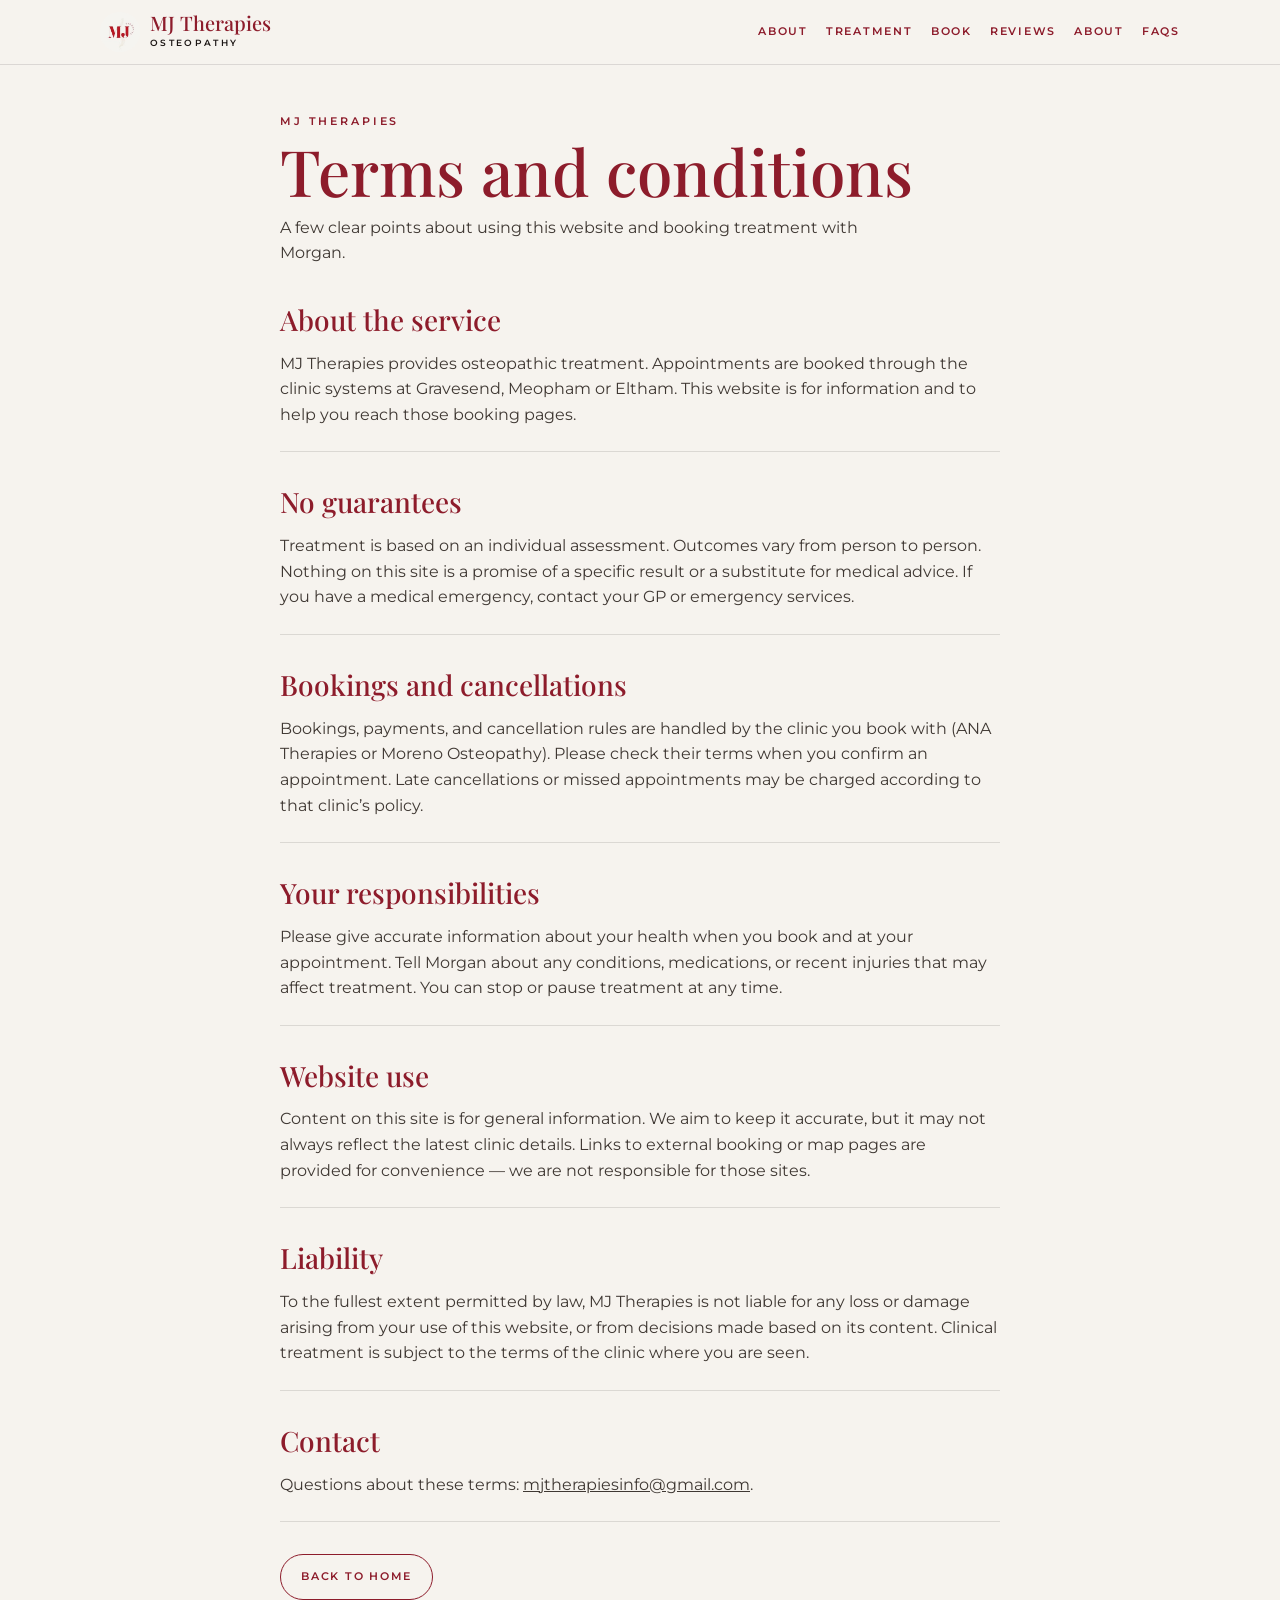
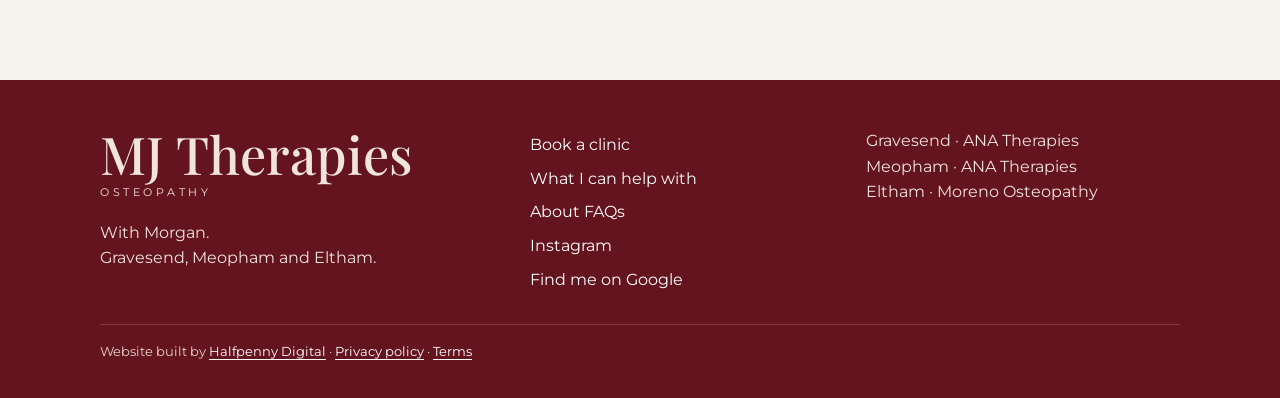
<file: terms.html>
<!DOCTYPE html>
<html lang="en">
<head>
  <meta charset="utf-8" />
  <meta name="viewport" content="width=device-width, initial-scale=1" />
  <title>Terms — MJ Therapies</title>
  <meta name="description" content="Terms and conditions for MJ Therapies osteopathy appointments with Morgan Jolley." />
  <meta name="theme-color" content="#f6f3ee" />
  <link rel="icon" href="photos/logo.jpg" />
  <link rel="preconnect" href="https://fonts.googleapis.com" />
  <link rel="preconnect" href="https://fonts.gstatic.com" crossorigin />
  <link href="https://fonts.googleapis.com/css2?family=Great+Vibes&family=Montserrat:wght@400;500;600&family=Playfair+Display:ital,wght@0,500;0,600;1,500&display=swap" rel="stylesheet" />
  <link rel="stylesheet" href="css/styles.css?v=16" />
  <link rel="stylesheet" href="css/sections.css?v=3" />
  <link rel="stylesheet" href="css/nav-hero.css?v=23" />
  <link rel="stylesheet" href="css/pages.css?v=2" />

  <link rel="canonical" href="https://www.mj-therapies.co.uk/terms.html" />
  <meta property="og:type" content="website" />
  <meta property="og:url" content="https://www.mj-therapies.co.uk/terms.html" />
  <meta property="og:title" content="Terms — MJ Therapies" />
  <meta property="og:description" content="Terms and conditions for MJ Therapies osteopathy appointments with Morgan Jolley." />
  <meta property="og:image" content="https://www.mj-therapies.co.uk/photos/owner-portrait-navy.jpg" />
  <meta property="og:image:width" content="1200" />
  <meta property="og:image:height" content="630" />
  <meta name="twitter:card" content="summary_large_image" />
  <meta name="twitter:title" content="Terms — MJ Therapies" />
  <meta name="twitter:description" content="Terms and conditions for MJ Therapies osteopathy appointments with Morgan Jolley." />
  <meta name="twitter:image" content="https://www.mj-therapies.co.uk/photos/owner-portrait-navy.jpg" />
  <script type="application/ld+json">
  {
    "@context": "https://schema.org",
    "@type": ["LocalBusiness", "HealthAndBeautyBusiness"],
    "name": "MJ Therapies",
    "description": "Osteopathy with Morgan Jolley in Gravesend, Meopham and Eltham.",
    "url": "https://www.mj-therapies.co.uk/",
    "email": "mjtherapiesinfo@gmail.com",
    "sameAs": ["https://www.instagram.com/mjtherapies/"],
    "founder": {
      "@type": "Person",
      "name": "Morgan Jolley",
      "jobTitle": "Osteopath",
      "memberOf": [
        {"@type": "Organization", "name": "General Osteopathic Council"},
        {"@type": "Organization", "name": "Institute of Osteopathy", "url": "https://www.iosteopathy.org/"}
      ]
    },
    "address": [
      {"@type": "PostalAddress", "addressLocality": "Gravesend", "addressCountry": "GB"},
      {"@type": "PostalAddress", "addressLocality": "Meopham", "addressCountry": "GB"},
      {"@type": "PostalAddress", "addressLocality": "Eltham", "addressCountry": "GB"}
    ]
  }
  </script>
  <script>
    if (location.hostname.indexOf("vercel.app") !== -1) {
      var m = document.createElement("meta");
      m.name = "robots";
      m.content = "noindex, nofollow";
      document.head.appendChild(m);
    }
  </script>

</head>
<body>
  <div id="site-header"></div>
  <main class="page">
    <div class="wrap page-wrap">
      <p class="kicker">MJ Therapies</p>
      <h1>Terms and conditions</h1>
      <p class="lede">A few clear points about using this website and booking treatment with Morgan.</p>

      <article class="faq">
        <h2>About the service</h2>
        <p>MJ Therapies provides osteopathic treatment. Appointments are booked through the clinic systems at Gravesend, Meopham or Eltham. This website is for information and to help you reach those booking pages.</p>
      </article>

      <article class="faq">
        <h2>No guarantees</h2>
        <p>Treatment is based on an individual assessment. Outcomes vary from person to person. Nothing on this site is a promise of a specific result or a substitute for medical advice. If you have a medical emergency, contact your GP or emergency services.</p>
      </article>

      <article class="faq">
        <h2>Bookings and cancellations</h2>
        <p>Bookings, payments, and cancellation rules are handled by the clinic you book with (ANA Therapies or Moreno Osteopathy). Please check their terms when you confirm an appointment. Late cancellations or missed appointments may be charged according to that clinic’s policy.</p>
      </article>

      <article class="faq">
        <h2>Your responsibilities</h2>
        <p>Please give accurate information about your health when you book and at your appointment. Tell Morgan about any conditions, medications, or recent injuries that may affect treatment. You can stop or pause treatment at any time.</p>
      </article>

      <article class="faq">
        <h2>Website use</h2>
        <p>Content on this site is for general information. We aim to keep it accurate, but it may not always reflect the latest clinic details. Links to external booking or map pages are provided for convenience — we are not responsible for those sites.</p>
      </article>

      <article class="faq">
        <h2>Liability</h2>
        <p>To the fullest extent permitted by law, MJ Therapies is not liable for any loss or damage arising from your use of this website, or from decisions made based on its content. Clinical treatment is subject to the terms of the clinic where you are seen.</p>
      </article>

      <article class="faq">
        <h2>Contact</h2>
        <p>Questions about these terms: <a href="mailto:mjtherapiesinfo@gmail.com">mjtherapiesinfo@gmail.com</a>.</p>
      </article>

      <div class="btn-row" style="margin-top:32px">
        <a class="btn ghost" href="index.html">Back to home</a>
      </div>
    </div>
  </main>
  <div id="site-footer"></div>
  <script src="js/site.js?v=9"></script>
</body>
</html>
</file>
<file: css/styles.css>
:root {
  --bg: #f6f3ee;
  --bg-2: #f1ebe4;
  --card: #fffcf9;
  --ink: #1c1614;
  --muted: #5c554e;
  --burgundy: #8d1c2b;
  --burgundy-deep: #64141f;
  --line: rgba(28, 22, 20, 0.12);
  --icon: #f4ebe6;
  --header: 64px;
}

* { box-sizing: border-box; }
html { scroll-behavior: smooth; }
section[id] { scroll-margin-top: 120px; }
body {
  margin: 0;
  font-family: Montserrat, system-ui, sans-serif;
  color: var(--ink);
  background: var(--bg);
  line-height: 1.6;
  font-size: 16px;
}
img { max-width: 100%; display: block; }
a { color: inherit; }
button, a { -webkit-tap-highlight-color: transparent; }
:focus-visible { outline: 2px solid var(--burgundy); outline-offset: 3px; }
[hidden] { display: none !important; }
p { margin: 0; }

.wrap { width: min(1080px, calc(100% - 40px)); margin: 0 auto; }
.script {
  font-family: "Great Vibes", cursive;
  font-weight: 400;
  color: var(--burgundy);
  letter-spacing: 0;
  line-height: 1.05;
}

#site-header { position: sticky; top: 0; z-index: 50; }
.site-header {
  position: relative;
  z-index: 60;
  background: rgba(246, 243, 238, 0.94);
  border-bottom: 1px solid var(--line);
  backdrop-filter: blur(14px);
}
.header-inner {
  display: flex;
  align-items: center;
  justify-content: space-between;
  gap: 12px;
  min-height: var(--header);
  padding: 8px 0;
}
.brand {
  display: flex;
  align-items: center;
  gap: 10px;
  text-decoration: none;
  min-width: 0;
}
.brand img {
  width: 40px;
  height: 40px;
  border-radius: 50%;
  object-fit: cover;
  flex: none;
}
.brand-name {
  display: block;
  font-family: "Playfair Display", Georgia, serif;
  color: var(--burgundy);
  font-size: 20px;
  line-height: 1;
  font-weight: 500;
}
.brand-sub {
  display: block;
  margin-top: 3px;
  font-size: 9px;
  letter-spacing: 0.26em;
  text-transform: uppercase;
  color: var(--ink);
  font-weight: 600;
}
.header-book {
  margin-left: auto;
  min-height: 36px;
  padding: 8px 14px;
  letter-spacing: 0.14em;
}
.desk-nav { display: none; flex-wrap: wrap; gap: 8px 18px; justify-content: flex-end; }
.desk-nav a {
  text-decoration: none;
  font-size: 11px;
  letter-spacing: 0.16em;
  text-transform: uppercase;
  color: var(--muted);
  font-weight: 600;
}
.desk-nav a:hover, .desk-nav a.active { color: var(--burgundy); }
.menu-btn {
  width: 44px;
  height: 44px;
  border: 1px solid var(--burgundy);
  border-radius: 50%;
  background: transparent;
  display: inline-flex;
  flex-direction: column;
  align-items: center;
  justify-content: center;
  gap: 5px;
  cursor: pointer;
  flex: none;
}
.menu-btn span {
  display: block;
  width: 16px;
  height: 1.5px;
  background: var(--burgundy);
  transition: transform 0.2s ease, opacity 0.2s ease;
}
.menu-open .menu-btn span:nth-child(1) { transform: translateY(6.5px) rotate(45deg); }
.menu-open .menu-btn span:nth-child(2) { opacity: 0; }
.menu-open .menu-btn span:nth-child(3) { transform: translateY(-6.5px) rotate(-45deg); }
.mobile-nav {
  position: fixed;
  inset: 0;
  z-index: 40;
  background: var(--bg);
  padding: calc(var(--header) + 28px) 28px 40px;
  overflow: auto;
}
.mobile-nav nav { display: flex; flex-direction: column; }
.mobile-nav a {
  font-family: "Playfair Display", Georgia, serif;
  font-size: clamp(32px, 9vw, 42px);
  text-decoration: none;
  line-height: 1.2;
  padding: 6px 0;
  border-bottom: 1px solid var(--line);
}
.menu-open { overflow: hidden; }

.hero { padding: 0; background: #f3eee8; }
.hero-frame {
  position: relative;
  height: calc(100svh - 64px);
  overflow: hidden;
  background: #f3eee8;
}
.hero-photo {
  position: absolute;
  top: 50%;
  right: 0;
  left: auto;
  bottom: auto;
  width: 68%;
  height: 82%;
  max-width: none;
  aspect-ratio: auto;
  object-fit: cover;
  object-position: 62% 12%;
  transform: translateY(-50%);
  z-index: 0;
}
.hero-frame::before { content: none; }
.hero-copy {
  position: relative;
  z-index: 1;
  box-sizing: border-box;
  width: min(48%, 210px);
  height: 100%;
  margin: 0;
  padding: 22px 10px 22px 18px;
  display: flex;
  flex-direction: column;
  justify-content: center;
  background: none;
}
.hero-copy .meet-word,
.hero-copy .lede,
.hero-copy .role span {
  text-shadow: 0 1px 0 rgba(255, 255, 255, 0.55);
}
.hero .meet-word { font-size: clamp(32px, 9vw, 44px); letter-spacing: 0.08em; }
.hero .meet-name { margin: 2px 0 0; padding: 0; font-size: clamp(48px, 13vw, 68px); line-height: 0.95; }
.hero .role { margin: 8px 0 0; }
.hero .role span { padding-top: 6px; font-size: 11px; letter-spacing: 0.22em; }
.hero .lede { margin-top: 12px; font-size: 13px; line-height: 1.45; max-width: none; }
.hero .signoff { margin: 14px 0 0; font-size: clamp(22px, 6vw, 28px); line-height: 1.08; }
.hero .btn-row { margin-top: 12px; gap: 8px; }
.hero .btn { min-height: 40px; padding: 8px 12px; font-size: 10px; letter-spacing: 0.12em; }
.lockup {
  margin: 0 0 18px;
  font-family: "Playfair Display", Georgia, serif;
  color: var(--burgundy);
  font-size: 26px;
  line-height: 1;
  font-weight: 500;
}
.lockup small {
  display: block;
  margin-top: 7px;
  font-family: Montserrat, sans-serif;
  font-size: 10px;
  letter-spacing: 0.32em;
  text-transform: uppercase;
  font-weight: 600;
  color: var(--ink);
}
.meet-lockup { margin: 0; }
.meet-word {
  margin: 0;
  font-family: "Playfair Display", Georgia, serif;
  font-weight: 500;
  font-size: clamp(40px, 11vw, 72px);
  line-height: 0.9;
  letter-spacing: 0.12em;
  text-transform: uppercase;
}
.meet-name {
  margin: 8px 0 0;
  padding: 0.12em 0.1em 0 0.02em;
  font-size: clamp(56px, 15vw, 100px);
  line-height: 1;
}
.role { margin: 12px 0 0; }
.role span {
  display: inline-block;
  padding-top: 8px;
  border-top: 1px solid var(--burgundy);
  font-size: 11px;
  font-weight: 600;
  letter-spacing: 0.28em;
  text-transform: uppercase;
}
.lede, .split p, .intro, .quote blockquote { color: #3f3833; }
.lede { margin-top: 16px; max-width: 38em; }
.points { list-style: none; margin: 22px 0 0; padding: 0; display: grid; gap: 14px; }
.points li, .treat, .steps li {
  display: grid;
  grid-template-columns: 46px minmax(0, 1fr);
  gap: 12px;
  align-items: center;
  min-width: 0;
}
.points strong, .treat h3, .steps strong {
  display: block;
  font-family: Montserrat, sans-serif;
  font-size: 13px;
  font-weight: 600;
  letter-spacing: 0.08em;
  text-transform: uppercase;
  line-height: 1.35;
}
.points li span:last-child, .treat p, .steps p { color: var(--muted); font-size: 14px; line-height: 1.45; }
.mark {
  width: 46px;
  height: 46px;
  border-radius: 50%;
  background: var(--burgundy);
  color: #fff;
  display: grid;
  place-items: center;
  flex: none;
}
.mark.soft { background: var(--icon); color: var(--burgundy); }
.mark svg, .assurances svg {
  width: 20px;
  height: 20px;
  stroke: currentColor;
  fill: none;
  stroke-width: 1.6;
  stroke-linecap: round;
  stroke-linejoin: round;
}
.signoff { margin: 22px 0 0; font-size: clamp(28px, 7.4vw, 40px); line-height: 1.15; }
.signoff span { display: block; }
.signoff span:last-child { font-size: 0.86em; }
.btn-row { display: flex; flex-wrap: wrap; gap: 10px; margin-top: 22px; }
.btn {
  display: inline-flex;
  align-items: center;
  justify-content: center;
  gap: 8px;
  min-height: 46px;
  padding: 12px 20px;
  border-radius: 999px;
  background: var(--burgundy);
  color: #fff;
  border: 1px solid var(--burgundy);
  text-decoration: none;
  font-size: 11px;
  font-weight: 600;
  letter-spacing: 0.16em;
  text-transform: uppercase;
}
.btn.ghost { background: transparent; color: var(--burgundy); }
.hero .btn.ghost { background: rgba(246, 243, 238, 0.72); }
.center-row { justify-content: center; }
.section { padding: 64px 0; }
.section.alt {
  background: var(--bg-2);
  border-top: 1px solid var(--line);
  border-bottom: 1px solid var(--line);
}
.section-head { text-align: center; max-width: 680px; margin: 0 auto 28px; }
.section-head.left, .section-head.left .title-stack { text-align: left; margin-left: 0; }
.section-head h2, .title-stack h2, .split h2 {
  margin: 0;
  font-family: "Playfair Display", Georgia, serif;
  font-weight: 500;
  font-size: clamp(42px, 11vw, 76px);
  line-height: 0.92;
  letter-spacing: 0.03em;
  text-transform: uppercase;
}
.kicker {
  margin: 0 0 8px;
  color: var(--burgundy);
  font-size: 11px;
  font-weight: 600;
  letter-spacing: 0.26em;
  text-transform: uppercase;
}
.title-stack { margin: 0 0 14px; }
.title-script {
  margin: 0 0 6px;
  padding-top: 0.08em;
  font-size: clamp(44px, 11vw, 76px);
  line-height: 1;
}
.intro { max-width: 36em; }
.treats { display: grid; gap: 12px; }
.treat {
  background: var(--card);
  border: 1px solid var(--line);
  border-radius: 18px;
  padding: 16px;
  align-items: start;
}
.treat h3 { font-size: 15px; letter-spacing: 0.04em; text-transform: none; }
.treat p { margin: 4px 0 0; }
.assurances {
  list-style: none;
  display: flex;
  flex-wrap: wrap;
  justify-content: center;
  gap: 14px 8px;
  margin: 26px 0 0;
  padding: 0;
}
.assurances li {
  display: flex;
  align-items: center;
  gap: 8px;
  min-width: 0;
  padding: 0 8px;
  color: var(--burgundy);
  font-size: 11px;
  font-weight: 600;
  letter-spacing: 0.12em;
  text-transform: uppercase;
}
.assurances svg { width: 18px; height: 18px; flex: none; }
.band { margin: 36px 0 0; }
.band img { width: 100%; height: min(72vw, 520px); object-fit: cover; object-position: center 30%; }
.split { display: grid; gap: 28px; align-items: center; }
.frame { margin: 0; border-radius: 18px; overflow: hidden; background: #ebe4dc; }
.frame img { width: 100%; height: min(115vw, 560px); object-fit: cover; object-position: center 18%; }
.split p + p, .split .hint { margin-top: 12px; }
.hint { color: var(--muted); font-size: 14px; }
.steps { list-style: none; margin: 22px 0 0; padding: 0; display: grid; gap: 14px; }
.steps li { align-items: start; }
.steps span {
  width: 46px;
  height: 46px;
  border-radius: 50%;
  display: grid;
  place-items: center;
  background: var(--icon);
  color: var(--burgundy);
  font-family: "Playfair Display", Georgia, serif;
  font-size: 16px;
}
.steps p { margin: 2px 0 0; }
.cards { display: grid; gap: 14px; }
.card {
  min-width: 0;
  background: var(--card);
  border: 1px solid var(--line);
  border-radius: 20px;
  padding: 22px 20px 20px;
}
.card h3 {
  margin: 14px 0 0;
  font-family: "Playfair Display", Georgia, serif;
  font-size: clamp(28px, 8vw, 36px);
  font-weight: 500;
  letter-spacing: 0.06em;
  text-transform: uppercase;
  line-height: 1;
}
.card p { margin-top: 10px; color: var(--muted); min-height: 3.2em; }
.card .btn-row { display: grid; grid-template-columns: 1fr 1fr; margin-top: 16px; }
.card .btn { width: 100%; }
.compare {
  position: relative;
  width: min(100%, 460px);
  margin: 0 auto;
  aspect-ratio: 5 / 6;
  overflow: hidden;
  border-radius: 18px;
  background: #ebe4dc;
  touch-action: none;
  user-select: none;
}
.compare-after, .compare-before img {
  position: absolute;
  inset: 0;
  width: 100%;
  height: 100%;
  max-width: none;
  object-fit: cover;
  object-position: center 70%;
}
.compare-before { position: absolute; inset: 0 auto 0 0; width: 50%; overflow: hidden; }
.tag {
  position: absolute;
  top: 12px;
  z-index: 2;
  background: rgba(28, 22, 20, 0.72);
  color: #fff;
  border-radius: 999px;
  padding: 6px 10px;
  font-size: 10px;
  letter-spacing: 0.14em;
  text-transform: uppercase;
}
.tag-before { left: 12px; }
.tag-after { right: 12px; }
.handle {
  position: absolute;
  top: 0;
  bottom: 0;
  left: 50%;
  width: 44px;
  margin-left: -22px;
  border: 0;
  background: transparent;
  z-index: 3;
  cursor: ew-resize;
  padding: 0;
}
.handle:before {
  content: "";
  position: absolute;
  left: 50%;
  top: 0;
  bottom: 0;
  width: 2px;
  background: #fff;
  transform: translateX(-50%);
}
.handle:after {
  content: "\2194";
  position: absolute;
  left: 50%;
  top: 50%;
  transform: translate(-50%, -50%);
  width: 42px;
  height: 42px;
  border-radius: 50%;
  background: var(--burgundy);
  color: #fff;
  display: grid;
  place-items: center;
  font-size: 18px;
  box-shadow: 0 0 0 4px rgba(255, 255, 255, 0.45);
}
.quotes { display: grid; gap: 12px; }
.quote {
  margin: 0;
  min-width: 0;
  background: var(--card);
  border: 1px solid var(--line);
  border-radius: 18px;
  padding: 20px 18px 18px;
  display: flex;
  flex-direction: column;
  gap: 12px;
}
.stars { margin: 0; color: var(--burgundy); letter-spacing: 0.12em; font-size: 13px; line-height: 1; }
.quote blockquote { margin: 0; font-size: 15px; line-height: 1.55; }
.quote figcaption {
  margin-top: auto;
  padding-top: 4px;
  font-size: 12px;
  font-weight: 600;
  letter-spacing: 0.12em;
  text-transform: uppercase;
}
footer {
  background: var(--burgundy-deep);
  color: #f6efe9;
  padding: 48px 0 calc(36px + env(safe-area-inset-bottom));
}
.foot-script { margin: 0; color: #fff; font-size: clamp(48px, 14vw, 72px); line-height: 0.9; }
.foot-sub { margin: 4px 0 18px; font-size: 11px; letter-spacing: 0.32em; text-transform: uppercase; }
.footer-grid { display: grid; gap: 22px; }
.footer-grid p { color: #f0e4dc; }
footer a { color: #fff; text-decoration: none; }
.footer-grid a { display: inline-block; padding: 4px 0; }
.credit {
  margin-top: 28px;
  padding-top: 16px;
  border-top: 1px solid rgba(255, 255, 255, 0.16);
  font-size: 13px;
  color: #e4d2cb;
}
.credit a { text-decoration: underline; text-underline-offset: 3px; }
.js .reveal { opacity: 0; transform: translateY(16px); transition: opacity 0.7s ease, transform 0.7s ease; }
.js .reveal.is-in { opacity: 1; transform: none; }
@media (min-width: 720px) {
  .treats, .quotes { grid-template-columns: 1fr 1fr; }
  .cards { grid-template-columns: 1fr 1fr 1fr; }
  .card p { min-height: 4.6em; }
  .assurances { gap: 0; }
  .assurances li + li { border-left: 1px solid rgba(141, 28, 43, 0.35); }
}
@media (min-width: 900px) {
  .desk-nav { display: flex; }
  .menu-btn, .mobile-nav, .header-book { display: none !important; }
  .hero-frame { height: calc(100svh - 72px); min-height: 620px; }
  .hero-photo {
    top: 0;
    right: 0;
    bottom: 0;
    left: 0;
    width: 100%;
    height: 100%;
    aspect-ratio: auto;
    transform: none;
    object-position: 68% 18%;
  }
  .hero-frame::before { content: none; background: none; }
  .hero-copy { width: min(46%, 520px); padding: 36px 28px 36px 7vw; background: none; }
  .hero .meet-word { font-size: 64px; }
  .hero .meet-name { font-size: 96px; }
  .hero .lede { margin-top: 16px; font-size: 16px; line-height: 1.5; max-width: 28em; }
  .hero .signoff { margin-top: 18px; font-size: 36px; }
  .hero .btn { min-height: 46px; padding: 12px 18px; font-size: 11px; letter-spacing: 0.14em; }
  .section { padding: 88px 0; }
  .split { grid-template-columns: minmax(0, 0.9fr) minmax(0, 1.1fr); gap: 48px; }
  .session { grid-template-columns: minmax(0, 1fr) minmax(280px, 420px); }
  .frame img { height: 100%; min-height: 520px; }
  .band img { height: 460px; }
  .footer-grid { grid-template-columns: 1.3fr 1fr 1fr; align-items: start; }
  .quotes { grid-template-columns: 1fr 1fr 1fr; }
}
@media (max-width: 899px) {
  .brand img { width: 34px; height: 34px; }
  .brand-name { font-size: 17px; }
  .header-book { padding: 8px 12px; }
}
@media (max-width: 899px) and (max-height: 720px) {
  .hero-copy { padding-top: 10px; padding-bottom: 12px; }
  .hero .lede { margin-top: 8px; font-size: 12px; line-height: 1.35; }
  .hero .signoff { margin-top: 8px; font-size: 20px; }
  .hero .btn-row { margin-top: 8px; }
}
@media (prefers-reduced-motion: reduce) {
  html { scroll-behavior: auto; }
  .js .reveal { opacity: 1; transform: none; transition: none; }
}


h1.meet-lockup { margin: 0; padding: 0; font-weight: inherit; font-size: inherit; line-height: inherit; }
</file>
<file: css/hero-shift.css>
.hero-frame {
  height: calc(100dvh - 64px) !important;
  max-height: calc(100dvh - 64px) !important;
  min-height: 0 !important;
  overflow: hidden !important;
}
.hero, .hero-frame, .hero-photo {
  animation: none !important;
  transition: none !important;
}
.hero-photo {
  position: absolute !important;
  top: 0 !important;
  right: 0 !important;
  left: auto !important;
  bottom: 0 !important;
  width: 78% !important;
  height: 100% !important;
  margin: 0 !important;
  transform: none !important;
  scale: 1 !important;
  aspect-ratio: auto !important;
  object-fit: cover;
  object-position: 38% 42% !important;
}
.hero-copy {
  position: relative;
  z-index: 2;
  height: 100%;
}
.hero-frame::before {
  content: "" !important;
  position: absolute;
  inset: 0;
  z-index: 1;
  pointer-events: none;
  background: linear-gradient(90deg, #f6f3ee 0%, #f6f3ee 34%, rgba(246, 243, 238, 0.88) 48%, rgba(246, 243, 238, 0) 64%) !important;
}
@media (min-width: 900px) {
  .hero-frame {
    height: calc(100dvh - 72px) !important;
    max-height: none !important;
    min-height: 620px !important;
    overflow: hidden !important;
    position: relative !important;
    background-image: url("../photos/owner-portrait-navy.jpg") !important;
    background-repeat: no-repeat !important;
    background-size: 60% auto !important;
    background-position: 100% 55% !important;
  }
  .hero-photo {
    display: none !important;
  }
  .hero-frame::before {
    background: linear-gradient(90deg, #f6f3ee 0%, #f6f3ee 44%, rgba(246, 243, 238, 0.55) 56%, rgba(246, 243, 238, 0) 70%) !important;
  }
}
</file>
<file: css/sections.css>
.script-line,
.split p.script-line,
.section-head p.script-line {
  margin: 6px 0 12px;
  font-family: "Great Vibes", cursive;
  color: #8d1c2b !important;
  font-size: clamp(40px, 11vw, 68px);
  font-weight: 400;
  line-height: 1.05;
  letter-spacing: 0;
  text-transform: none;
}
.kicker.ink { color: var(--ink); letter-spacing: 0.22em; }

.compare {
  border: 1.5px solid #8d1c2b;
  box-sizing: border-box;
}
.compare-before { width: 14%; }
.handle { left: 14%; }
.tag {
  background: rgba(246, 243, 238, 0.92) !important;
  color: #8d1c2b !important;
  border: 1.5px solid #8d1c2b;
}
.handle:after {
  background: #fff;
  color: #8d1c2b;
  border: 2px solid #8d1c2b;
  box-shadow: none;
}

.foot-word {
  margin: 0;
  font-family: "Playfair Display", Georgia, serif;
  color: #fff;
  font-size: clamp(36px, 9vw, 52px);
  font-weight: 500;
  line-height: 1;
}

.quote-scroller {
  overflow-x: auto;
  scroll-snap-type: x mandatory;
  scroll-padding-inline: 8%;
  -webkit-overflow-scrolling: touch;
  scrollbar-width: none;
  margin: 0 -8px;
  padding: 8px 0 4px;
}
.quote-scroller::-webkit-scrollbar { display: none; }
.quotes {
  display: flex !important;
  grid-template-columns: none !important;
  gap: 14px;
  width: max-content;
  padding: 0 7vw 8px;
}
.quote {
  flex: 0 0 min(78vw, 360px);
  scroll-snap-align: center;
  opacity: 0.38;
  transform: scale(0.96);
  transition: opacity 0.45s ease, transform 0.45s ease;
}
.quote.is-active { opacity: 1; transform: none; }
.quote-dots {
  display: flex;
  justify-content: center;
  gap: 8px;
  margin-top: 16px;
}
.quote-dots button {
  width: 8px;
  height: 8px;
  border: 0;
  border-radius: 50%;
  padding: 0;
  background: rgba(28, 22, 20, 0.22);
  cursor: pointer;
}
.quote-dots button.is-on { background: #8d1c2b; }
@media (min-width: 900px) {
  .quotes { padding: 0 calc(50% - 170px) 8px; }
  .quote { flex-basis: 340px; }
}
</file>
<file: css/nav-hero.css>
.desk-nav a, .desk-nav a:hover, .desk-nav a.active { color: #8d1c2b !important; }
.mobile-nav a { color: #8d1c2b !important; }

@media (max-width: 899px) {
  .hero-frame {
    height: var(--hero-lock, 560px) !important;
    max-height: var(--hero-lock, 560px) !important;
    min-height: 0 !important;
  }
  .hero-photo {
    height: var(--hero-lock, 560px) !important;
    max-height: var(--hero-lock, 560px) !important;
    transform: none !important;
    scale: 1 !important;
  }
}

.grad-band {
  position: relative;
  margin: 36px 0 0;
  min-height: 560px;
  height: min(78vh, 720px);
  overflow: hidden;
  background: #f6f3ee;
}
.grad-band img {
  position: absolute;
  top: 0;
  right: 0;
  width: 88%;
  height: 100%;
  object-fit: cover;
  object-position: 78% 28%;
  transform: scale(0.86);
  transform-origin: right center;
}
.grad-band figcaption {
  position: absolute;
  z-index: 2;
  left: 14px;
  right: auto;
  top: 50%;
  bottom: auto;
  width: min(250px, 58%);
  transform: translateY(-50%);
  padding: 16px 16px 14px;
  border-radius: 18px;
  background: rgba(246, 243, 238, 0.88);
  border: 1px solid rgba(255, 255, 255, 0.65);
  backdrop-filter: blur(12px);
}
.grad-band .script-line {
  margin: 0 0 8px;
  font-size: clamp(32px, 8vw, 48px);
}
.grad-band figcaption p:last-child {
  color: #1c1614;
  font-size: 13px;
  line-height: 1.45;
}
.compare { touch-action: pan-y; }
.handle { touch-action: none; }

.io-member {
  padding: 48px 0 56px;
  background: #f6f3ee;
  text-align: center;
}
.io-inner {
  display: flex;
  flex-direction: column;
  align-items: center;
  gap: 16px;
  max-width: 640px;
  margin: 0 auto;
}
.io-logos {
  display: flex;
  flex-direction: row;
  align-items: center;
  justify-content: center;
  gap: 20px;
}
.io-link {
  display: inline-block;
  transition: opacity 0.2s;
}
.io-link:hover {
  opacity: 0.85;
}
.io-link img {
  width: 70px;
  height: auto;
  display: block;
}
.io-text {
  margin: 0;
  font-size: 14px;
  line-height: 1.55;
  color: #1c1614;
  max-width: 420px;
}
.gosc-badge {
  width: 70px;
  height: auto;
  display: block;
}

@media (min-width: 900px) {
  .io-inner {
    flex-direction: row;
    justify-content: center;
    align-items: center;
    gap: 32px;
    max-width: 800px;
  }
  .io-logos {
    display: contents;
  }
  .io-link img,
  .gosc-badge {
    width: 80px;
  }
  .io-text {
    max-width: 420px;
    text-align: left;
    order: 0;
  }
  .grad-band {
    min-height: 0 !important;
    height: auto !important;
    padding: 40px 0 48px;
    display: flex;
    flex-direction: column;
    align-items: center;
    text-align: center;
    overflow: visible;
    position: relative;
  }
  .grad-band figcaption {
    display: contents !important;
  }
  .grad-band .script-line {
    order: -1;
    position: relative;
    z-index: 2;
    margin: 0 0 18px;
    font-size: 68px;
    color: #8d1c2b;
  }
  .grad-band img:not(.fan) {
    order: 0;
    position: relative !important;
    width: 504px !important;
    height: 624px !important;
    object-fit: cover !important;
    object-position: 50% 20% !important;
    transform: none !important;
    border-radius: 16px;
    z-index: 2;
  }
  .grad-band .fan {
    position: absolute !important;
    top: 50% !important;
    width: 340px !important;
    height: 480px !important;
    object-fit: cover !important;
    border-radius: 12px;
    z-index: 1;
    pointer-events: none;
  }
  .grad-band .fan.left {
    left: calc(50% - 430px) !important;
    right: auto !important;
    object-position: 70% 30% !important;
    transform: translateY(-42%) rotate(-8deg) !important;
    transform-origin: center center;
  }
  .grad-band .fan.right {
    right: calc(50% - 430px) !important;
    left: auto !important;
    object-position: 30% 30% !important;
    transform: translateY(-42%) rotate(8deg) !important;
    transform-origin: center center;
  }
  .grad-band::before,
  .grad-band::after {
    content: "" !important;
    display: none !important;
  }
  .grad-band figcaption .about-glass {
    order: 1;
    position: absolute !important;
    left: 50% !important;
    bottom: 40px !important;
    transform: translateX(-50%) !important;
    z-index: 3;
    width: min(640px, 72%);
    margin: 0 !important;
    padding: 18px 24px 16px;
    font-size: 14px;
    line-height: 1.45;
    text-align: center;
    color: #1c1614;
    background: rgba(255, 255, 255, 0.42);
    border: 1px solid rgba(255, 255, 255, 0.6);
    border-radius: 20px;
    backdrop-filter: blur(18px) saturate(1.4);
    -webkit-backdrop-filter: blur(18px) saturate(1.4);
    box-shadow: 0 10px 36px rgba(0, 0, 0, 0.08);
  }
  .grad-band figcaption .about-glass p {
    margin: 0;
    font-size: 14px;
    line-height: 1.45;
  }
}
@media (max-width: 899px) {
  .grad-band {
    height: 540px !important;
    min-height: 0 !important;
  }
  .grad-band img:not(.fan) {
    left: 0 !important;
    width: 100% !important;
    height: 100% !important;
    object-fit: cover !important;
    object-position: 38% 20% !important;
    transform: none !important;
  }
  .grad-band .fan { display: none !important; }
  .grad-band::before {
    content: "" !important;
    position: absolute;
    inset: 0;
    z-index: 1;
    pointer-events: none;
    background: linear-gradient(90deg, #f6f3ee 0%, #f6f3ee 24%, rgba(246, 243, 238, 0.92) 36%, rgba(246, 243, 238, 0) 52%) !important;
  }
  .grad-band figcaption {
    left: 12px !important;
    top: 16px !important;
    bottom: 16px !important;
    width: 46% !important;
    max-width: 180px !important;
    height: auto !important;
    transform: none !important;
    display: flex !important;
    flex-direction: column;
    justify-content: flex-start;
    padding: 12px 0 !important;
    margin: 0 !important;
    border: 0 !important;
    border-radius: 0 !important;
    background: transparent !important;
    overflow: visible !important;
    background: none !important;
    background-color: transparent !important;
    box-shadow: none !important;
    backdrop-filter: none !important;
    -webkit-backdrop-filter: none !important;
  }
  .grad-band .script-line {
    font-size: 30px !important;
    line-height: 1 !important;
    white-space: nowrap !important;
  }
  .grad-band figcaption p:last-child { font-size: 13.5px !important; line-height: 1.4 !important; }
}

@media (max-width: 899px) {
  .grad-band figcaption .script-line {
    font-size: 40px !important;
    margin-bottom: 6px !important;
  }
  .grad-band figcaption .about-glass {
    background: transparent !important;
    border: 0 !important;
    padding: 0 !important;
    box-shadow: none !important;
    backdrop-filter: none !important;
  }
  .grad-band figcaption .about-glass p {
    font-size: 13px !important;
    line-height: 1.4 !important;
    margin: 0 0 10px !important;
  }
  .grad-band figcaption .btn {
    font-size: 10px !important;
    padding: 6px 10px !important;
  }
}
</file>
<file: css/pages.css>
.page { padding: 48px 0 80px; }
.page-wrap { max-width: 720px; }
.page h1 {
  margin: 0 0 12px;
  font-family: "Playfair Display", Georgia, serif;
  font-weight: 500;
  font-size: clamp(40px, 8vw, 64px);
  line-height: 1;
  color: #8d1c2b;
}
.page .lede { margin: 0 0 32px; max-width: 40em; }
.faq {
  margin: 0 0 28px;
  padding: 0 0 24px;
  border-bottom: 1px solid var(--line);
}
.faq h2 {
  margin: 0 0 8px;
  font-family: "Playfair Display", Georgia, serif;
  font-size: clamp(22px, 4vw, 28px);
  font-weight: 500;
  color: #8d1c2b;
}
.faq p { margin: 0; color: #3f3833; }
.need-morgan {
  color: #1a3a8a;
  background: #e8eef8;
  padding: 0 3px;
  border-radius: 2px;
}
.about-full { display: none; }
@media (min-width: 900px) {
  .about-short { display: none; }
  .about-full { display: block; }
  .grad-band figcaption {
    position: relative;
  }
  .grad-band figcaption .about-glass {
    position: absolute;
    z-index: 4;
    left: 8%;
    right: 8%;
    bottom: -28px;
    margin: 0;
    padding: 20px 28px 22px;
    text-align: center;
    color: #1c1614;
    background: rgba(255, 255, 255, 0.38);
    border: 1px solid rgba(255, 255, 255, 0.55);
    border-radius: 22px;
    backdrop-filter: blur(20px) saturate(1.5);
    -webkit-backdrop-filter: blur(20px) saturate(1.5);
    box-shadow: 0 12px 40px rgba(0, 0, 0, 0.1);
  }
  .grad-band figcaption .about-glass .about-full {
    margin: 0;
    font-size: 15px;
    line-height: 1.55;
  }
}
@media (max-width: 899px) {
  .grad-band figcaption .about-short {
    font-size: 13.5px !important;
    line-height: 1.4 !important;
  }
}
</file>
